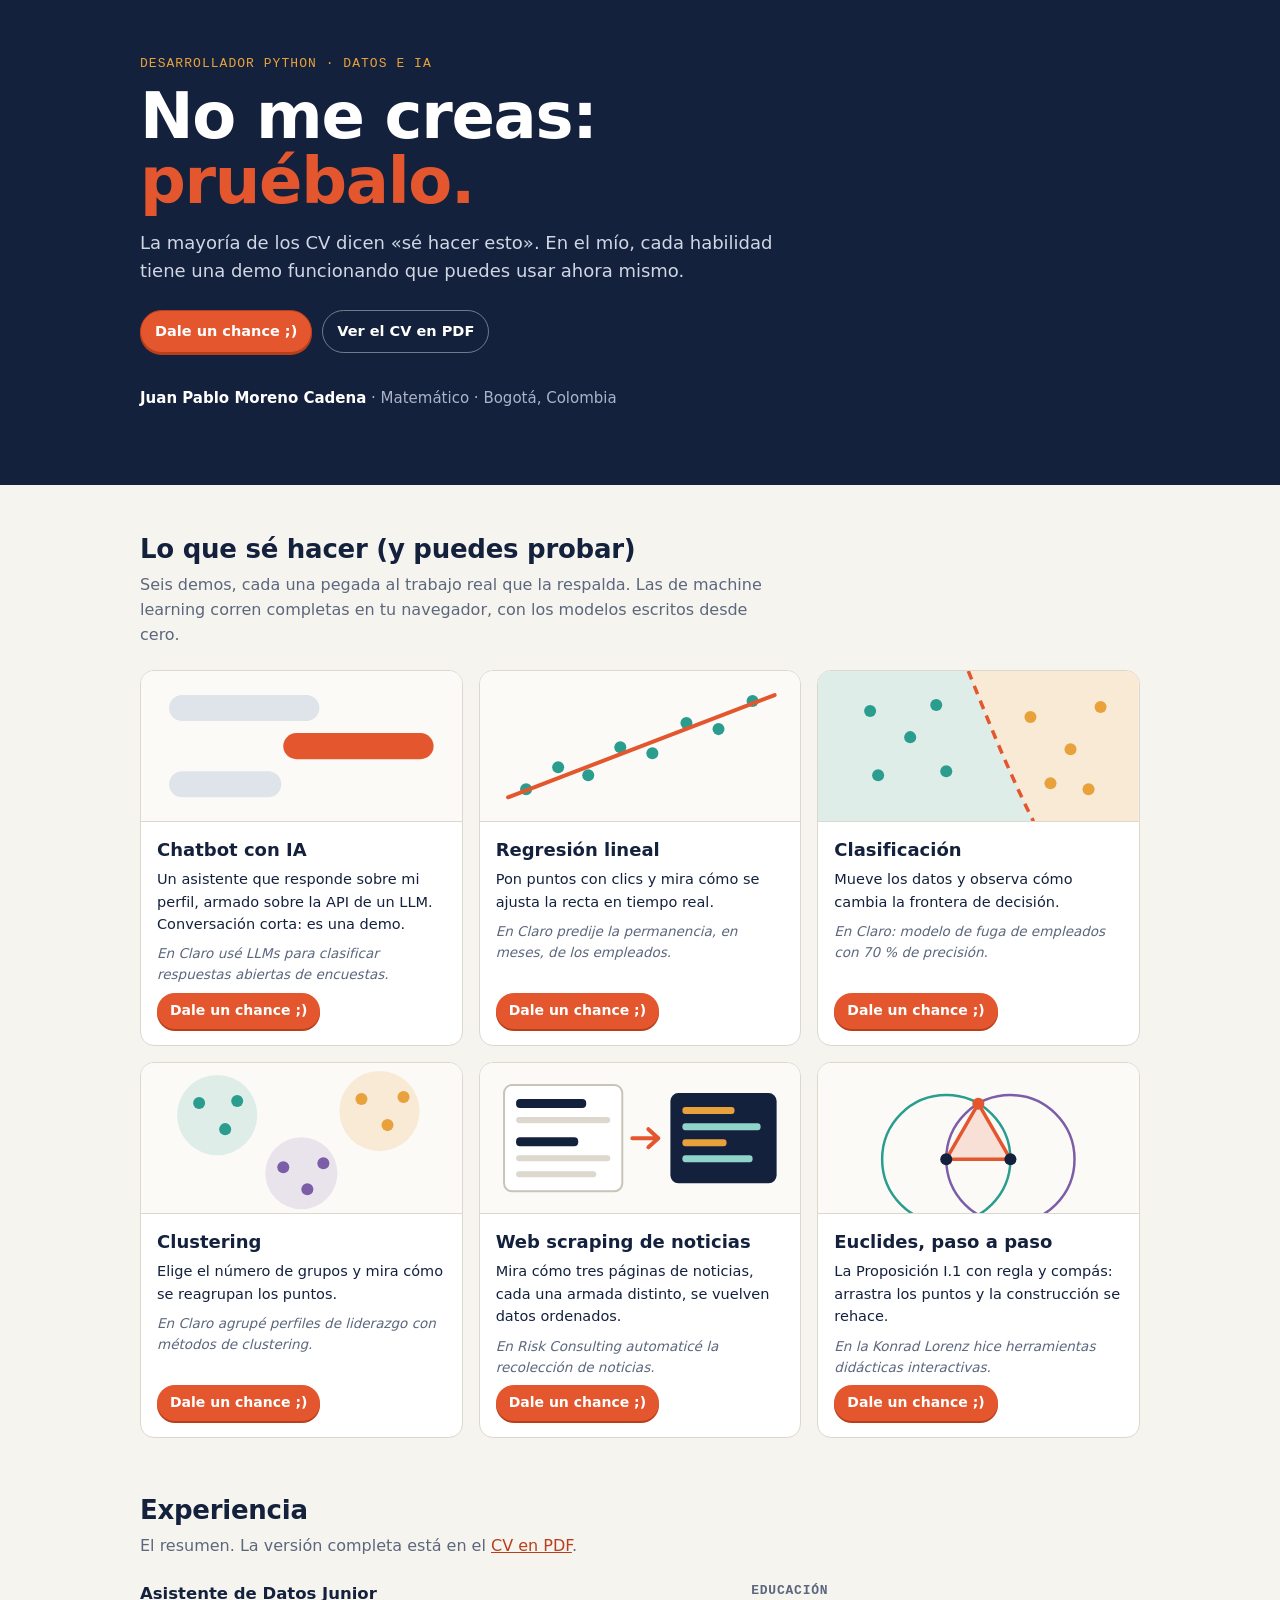
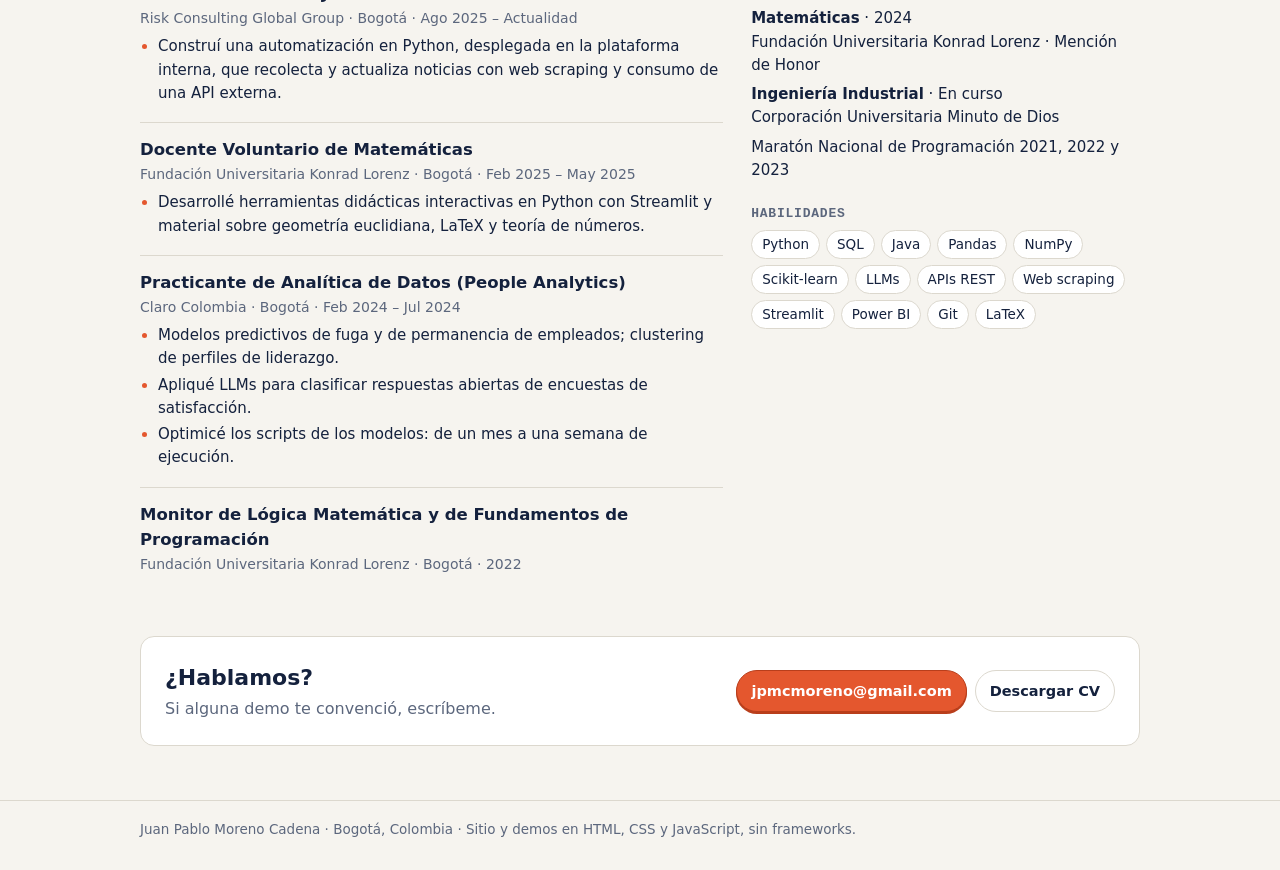
<file: index.html>
<!DOCTYPE html>
<html lang="es">
<head>
<meta charset="utf-8">
<meta name="viewport" content="width=device-width, initial-scale=1">
<title>Juan Pablo Moreno Cadena · CV con demos en vivo</title>
<meta name="description" content="Desarrollador Python, datos e IA. Un CV donde cada habilidad se puede probar: chatbot, regresión, clasificación, clustering, scraping y geometría interactiva.">
<link rel="icon" href="data:image/svg+xml,%3Csvg xmlns='http://www.w3.org/2000/svg' viewBox='0 0 32 32'%3E%3Crect width='32' height='32' rx='7' fill='%2314213d'/%3E%3Cpath d='M12 9l11 7-11 7z' fill='%23e4572e'/%3E%3C/svg%3E">
<link rel="stylesheet" href="assets/style.css">
<style>
  .hero { background: var(--ink); color: #fff; padding: 54px 0 60px; }
  .hero .rol { font-family: var(--mono); font-size: 13px; letter-spacing: 0.08em; text-transform: uppercase; color: var(--amber); }
  .hero h1 { margin: 10px 0 6px; font-size: clamp(34px, 6.4vw, 64px); line-height: 1.02; letter-spacing: -0.02em; }
  .hero h1 em { font-style: normal; color: var(--accent); }
  .hero p.sub { margin: 14px 0 0; max-width: 56ch; font-size: 18px; color: #cfd6e4; }
  .hero .acciones { display: flex; flex-wrap: wrap; gap: 10px; margin-top: 26px; }
  .hero .btn.claro { background: transparent; color: #fff; border-color: rgba(255,255,255,0.4); }
  .hero .btn.claro:hover { border-color: #fff; }
  .hero .nombre { margin-top: 34px; font-size: 15px; color: #aab4c8; }
  .hero .nombre b { color: #fff; }

  section.bloque { padding: 44px 0 8px; }
  section.bloque > .wrap > h2 { margin: 0 0 4px; font-size: 26px; letter-spacing: -0.01em; }
  section.bloque > .wrap > p.lead { margin: 0 0 22px; color: var(--soft); max-width: 64ch; }

  .demos { display: grid; grid-template-columns: repeat(3, minmax(0, 1fr)); gap: 16px; }
  @media (max-width: 900px) { .demos { grid-template-columns: repeat(2, minmax(0, 1fr)); } }
  @media (max-width: 580px) { .demos { grid-template-columns: minmax(0, 1fr); } }
  .demo {
    display: flex; flex-direction: column;
    background: #fff; border: 1px solid var(--line); border-radius: 14px; overflow: hidden;
    text-decoration: none; color: inherit;
    transition: transform 0.15s ease, box-shadow 0.15s ease, border-color 0.15s ease;
  }
  .demo:hover { transform: translateY(-3px); border-color: var(--ink); box-shadow: 0 10px 24px rgba(20, 33, 61, 0.1); }
  .demo:focus-visible { outline: 3px solid rgba(228, 87, 46, 0.5); outline-offset: 2px; }
  .demo svg { display: block; width: 100%; height: auto; background: #fbfaf7; border-bottom: 1px solid var(--line); }
  .demo .txt { padding: 14px 16px 16px; display: flex; flex-direction: column; flex: 1; }
  .demo h3 { margin: 0 0 4px; font-size: 18px; }
  .demo p { margin: 0 0 8px; font-size: 14.5px; }
  .demo p.resp { color: var(--soft); font-size: 13.5px; font-style: italic; }
  .demo .chance {
    margin-top: auto; align-self: flex-start;
    background: var(--accent); color: #fff; font-weight: 700; font-size: 14px;
    padding: 7px 13px; border-radius: 999px; box-shadow: 0 2px 0 var(--accent-dark);
  }
  @media (prefers-reduced-motion: reduce) { .demo { transition: none; } .demo:hover { transform: none; } }

  .cols { display: grid; grid-template-columns: minmax(0, 1.5fr) minmax(0, 1fr); gap: 28px; }
  @media (max-width: 820px) { .cols { grid-template-columns: minmax(0, 1fr); } }
  .cargo { padding: 14px 0; border-top: 1px solid var(--line); }
  .cargo:first-of-type { border-top: 0; padding-top: 0; }
  .cargo h3 { margin: 0; font-size: 16.5px; }
  .cargo .donde { font-size: 14px; color: var(--soft); margin: 1px 0 6px; }
  .cargo ul { margin: 0; padding-left: 18px; font-size: 15px; }
  .cargo li { margin-bottom: 3px; }
  .cargo li::marker { color: var(--accent); }
  .lado h3 { margin: 0 0 6px; font-size: 13px; font-family: var(--mono); letter-spacing: 0.06em; text-transform: uppercase; color: var(--soft); }
  .lado h3:not(:first-child) { margin-top: 22px; }
  .lado p { margin: 0 0 6px; font-size: 15px; }
  .chips { display: flex; flex-wrap: wrap; gap: 6px; }
  .chips span { background: #fff; border: 1px solid var(--line); border-radius: 999px; padding: 3px 10px; font-size: 13.5px; }

  .contacto { background: #fff; border: 1px solid var(--line); border-radius: 14px; padding: 24px; margin: 40px 0 46px; display: flex; flex-wrap: wrap; gap: 14px; align-items: center; justify-content: space-between; }
  .contacto h2 { margin: 0 0 2px; font-size: 22px; }
  .contacto p { margin: 0; color: var(--soft); }
</style>
</head>
<body>

<header class="hero">
  <div class="wrap">
    <div class="rol">Desarrollador Python · Datos e IA</div>
    <h1>No me creas:<br><em>pruébalo.</em></h1>
    <p class="sub">La mayoría de los CV dicen «sé hacer esto». En el mío, cada habilidad tiene una demo funcionando que puedes usar ahora mismo.</p>
    <div class="acciones">
      <a class="btn primary" href="#demos">Dale un chance ;)</a>
      <a class="btn claro" href="cv/CV_Juan_Pablo_Moreno.pdf">Ver el CV en PDF</a>
    </div>
    <p class="nombre"><b>Juan Pablo Moreno Cadena</b> · Matemático · Bogotá, Colombia</p>
  </div>
</header>

<section class="bloque" id="demos">
  <div class="wrap">
    <h2>Lo que sé hacer (y puedes probar)</h2>
    <p class="lead">Seis demos, cada una pegada al trabajo real que la respalda. Las de machine learning corren completas en tu navegador, con los modelos escritos desde cero.</p>

    <div class="demos">
      <a class="demo" href="demos/chat/">
        <svg viewBox="0 0 320 150" aria-hidden="true">
          <rect x="28" y="24" width="150" height="26" rx="13" fill="#dfe3ea"/>
          <rect x="142" y="62" width="150" height="26" rx="13" fill="#e4572e"/>
          <rect x="28" y="100" width="112" height="26" rx="13" fill="#dfe3ea"/>
        </svg>
        <div class="txt">
          <h3>Chatbot con IA</h3>
          <p>Un asistente que responde sobre mi perfil, armado sobre la API de un LLM. Conversación corta: es una demo.</p>
          <p class="resp">En Claro usé LLMs para clasificar respuestas abiertas de encuestas.</p>
          <span class="chance">Dale un chance ;)</span>
        </div>
      </a>

      <a class="demo" href="demos/regresion/">
        <svg viewBox="0 0 320 150" aria-hidden="true">
          <g fill="#2a9d8f"><circle cx="46" cy="118" r="6"/><circle cx="78" cy="96" r="6"/><circle cx="108" cy="104" r="6"/><circle cx="140" cy="76" r="6"/><circle cx="172" cy="82" r="6"/><circle cx="206" cy="52" r="6"/><circle cx="238" cy="58" r="6"/><circle cx="272" cy="30" r="6"/></g>
          <line x1="28" y1="126" x2="294" y2="24" stroke="#e4572e" stroke-width="4" stroke-linecap="round"/>
        </svg>
        <div class="txt">
          <h3>Regresión lineal</h3>
          <p>Pon puntos con clics y mira cómo se ajusta la recta en tiempo real.</p>
          <p class="resp">En Claro predije la permanencia, en meses, de los empleados.</p>
          <span class="chance">Dale un chance ;)</span>
        </div>
      </a>

      <a class="demo" href="demos/clasificador/">
        <svg viewBox="0 0 320 150" aria-hidden="true">
          <path d="M0 0H150C170 50 190 100 215 150H0Z" fill="#2a9d8f" opacity="0.14"/>
          <path d="M150 0H320V150H215C190 100 170 50 150 0Z" fill="#e9a23b" opacity="0.18"/>
          <path d="M150 0C170 50 190 100 215 150" fill="none" stroke="#e4572e" stroke-width="3.5" stroke-dasharray="9 7"/>
          <g fill="#2a9d8f"><circle cx="52" cy="40" r="6"/><circle cx="92" cy="66" r="6"/><circle cx="60" cy="104" r="6"/><circle cx="118" cy="34" r="6"/><circle cx="128" cy="100" r="6"/></g>
          <g fill="#e9a23b"><circle cx="212" cy="46" r="6"/><circle cx="252" cy="78" r="6"/><circle cx="282" cy="36" r="6"/><circle cx="270" cy="118" r="6"/><circle cx="232" cy="112" r="6"/></g>
        </svg>
        <div class="txt">
          <h3>Clasificación</h3>
          <p>Mueve los datos y observa cómo cambia la frontera de decisión.</p>
          <p class="resp">En Claro: modelo de fuga de empleados con 70&nbsp;% de precisión.</p>
          <span class="chance">Dale un chance ;)</span>
        </div>
      </a>

      <a class="demo" href="demos/clusters/">
        <svg viewBox="0 0 320 150" aria-hidden="true">
          <circle cx="76" cy="52" r="40" fill="#2a9d8f" opacity="0.14"/>
          <circle cx="238" cy="48" r="40" fill="#e9a23b" opacity="0.18"/>
          <circle cx="160" cy="110" r="36" fill="#7b5ea7" opacity="0.14"/>
          <g fill="#2a9d8f"><circle cx="58" cy="40" r="6"/><circle cx="84" cy="66" r="6"/><circle cx="96" cy="38" r="6"/></g>
          <g fill="#e9a23b"><circle cx="220" cy="36" r="6"/><circle cx="246" cy="62" r="6"/><circle cx="262" cy="34" r="6"/></g>
          <g fill="#7b5ea7"><circle cx="142" cy="104" r="6"/><circle cx="166" cy="126" r="6"/><circle cx="182" cy="100" r="6"/></g>
        </svg>
        <div class="txt">
          <h3>Clustering</h3>
          <p>Elige el número de grupos y mira cómo se reagrupan los puntos.</p>
          <p class="resp">En Claro agrupé perfiles de liderazgo con métodos de clustering.</p>
          <span class="chance">Dale un chance ;)</span>
        </div>
      </a>

      <a class="demo" href="demos/scraping/">
        <svg viewBox="0 0 320 150" aria-hidden="true">
          <rect x="24" y="22" width="118" height="106" rx="8" fill="#fff" stroke="#c9c4b8" stroke-width="2"/>
          <rect x="36" y="36" width="70" height="9" rx="4" fill="#14213d"/>
          <rect x="36" y="54" width="94" height="6" rx="3" fill="#dcd8ce"/>
          <rect x="36" y="74" width="62" height="9" rx="4" fill="#14213d"/>
          <rect x="36" y="92" width="94" height="6" rx="3" fill="#dcd8ce"/>
          <rect x="36" y="108" width="80" height="6" rx="3" fill="#dcd8ce"/>
          <path d="M152 75H176M168 66L178 75L168 84" fill="none" stroke="#e4572e" stroke-width="4" stroke-linecap="round" stroke-linejoin="round"/>
          <rect x="190" y="30" width="106" height="90" rx="8" fill="#14213d"/>
          <rect x="202" y="44" width="52" height="7" rx="3" fill="#e9a23b"/>
          <rect x="202" y="60" width="78" height="7" rx="3" fill="#8fd3c9"/>
          <rect x="202" y="76" width="44" height="7" rx="3" fill="#e9a23b"/>
          <rect x="202" y="92" width="70" height="7" rx="3" fill="#8fd3c9"/>
        </svg>
        <div class="txt">
          <h3>Web scraping de noticias</h3>
          <p>Mira cómo tres páginas de noticias, cada una armada distinto, se vuelven datos ordenados.</p>
          <p class="resp">En Risk Consulting automaticé la recolección de noticias.</p>
          <span class="chance">Dale un chance ;)</span>
        </div>
      </a>

      <a class="demo" href="demos/euclides/">
        <svg viewBox="0 0 320 150" aria-hidden="true">
          <circle cx="128" cy="96" r="64" fill="none" stroke="#2a9d8f" stroke-width="2.5"/>
          <circle cx="192" cy="96" r="64" fill="none" stroke="#7b5ea7" stroke-width="2.5"/>
          <path d="M128 96L160 40.6L192 96Z" fill="#e4572e" fill-opacity="0.16" stroke="#e4572e" stroke-width="3.5" stroke-linejoin="round"/>
          <g fill="#14213d"><circle cx="128" cy="96" r="6"/><circle cx="192" cy="96" r="6"/></g>
          <circle cx="160" cy="40.6" r="6" fill="#e4572e"/>
        </svg>
        <div class="txt">
          <h3>Euclides, paso a paso</h3>
          <p>La Proposición I.1 con regla y compás: arrastra los puntos y la construcción se rehace.</p>
          <p class="resp">En la Konrad Lorenz hice herramientas didácticas interactivas.</p>
          <span class="chance">Dale un chance ;)</span>
        </div>
      </a>
    </div>
  </div>
</section>

<section class="bloque" id="experiencia">
  <div class="wrap">
    <h2>Experiencia</h2>
    <p class="lead">El resumen. La versión completa está en el <a href="cv/CV_Juan_Pablo_Moreno.pdf">CV en PDF</a>.</p>

    <div class="cols">
      <div>
        <div class="cargo">
          <h3>Asistente de Datos Junior</h3>
          <div class="donde">Risk Consulting Global Group · Bogotá · Ago 2025 – Actualidad</div>
          <ul>
            <li>Construí una automatización en Python, desplegada en la plataforma interna, que recolecta y actualiza noticias con web scraping y consumo de una API externa.</li>
          </ul>
        </div>
        <div class="cargo">
          <h3>Docente Voluntario de Matemáticas</h3>
          <div class="donde">Fundación Universitaria Konrad Lorenz · Bogotá · Feb 2025 – May 2025</div>
          <ul>
            <li>Desarrollé herramientas didácticas interactivas en Python con Streamlit y material sobre geometría euclidiana, LaTeX y teoría de números.</li>
          </ul>
        </div>
        <div class="cargo">
          <h3>Practicante de Analítica de Datos (People Analytics)</h3>
          <div class="donde">Claro Colombia · Bogotá · Feb 2024 – Jul 2024</div>
          <ul>
            <li>Modelos predictivos de fuga y de permanencia de empleados; clustering de perfiles de liderazgo.</li>
            <li>Apliqué LLMs para clasificar respuestas abiertas de encuestas de satisfacción.</li>
            <li>Optimicé los scripts de los modelos: de un mes a una semana de ejecución.</li>
          </ul>
        </div>
        <div class="cargo">
          <h3>Monitor de Lógica Matemática y de Fundamentos de Programación</h3>
          <div class="donde">Fundación Universitaria Konrad Lorenz · Bogotá · 2022</div>
        </div>
      </div>

      <div class="lado">
        <h3>Educación</h3>
        <p><b>Matemáticas</b> · 2024<br>Fundación Universitaria Konrad Lorenz · Mención de Honor</p>
        <p><b>Ingeniería Industrial</b> · En curso<br>Corporación Universitaria Minuto de Dios</p>
        <p>Maratón Nacional de Programación 2021, 2022 y 2023</p>

        <h3>Habilidades</h3>
        <div class="chips">
          <span>Python</span><span>SQL</span><span>Java</span><span>Pandas</span><span>NumPy</span><span>Scikit-learn</span><span>LLMs</span><span>APIs REST</span><span>Web scraping</span><span>Streamlit</span><span>Power BI</span><span>Git</span><span>LaTeX</span>
        </div>
      </div>
    </div>

    <div class="contacto">
      <div>
        <h2>¿Hablamos?</h2>
        <p>Si alguna demo te convenció, escríbeme.</p>
      </div>
      <div class="btn-row">
        <a class="btn primary" href="mailto:jpmcmoreno@gmail.com">jpmcmoreno@gmail.com</a>
        <a class="btn" href="cv/CV_Juan_Pablo_Moreno.pdf">Descargar CV</a>
      </div>
    </div>
  </div>
</section>

<footer class="site"><div class="wrap">Juan Pablo Moreno Cadena · Bogotá, Colombia · Sitio y demos en HTML, CSS y JavaScript, sin frameworks.</div></footer>

</body>
</html>
</file>
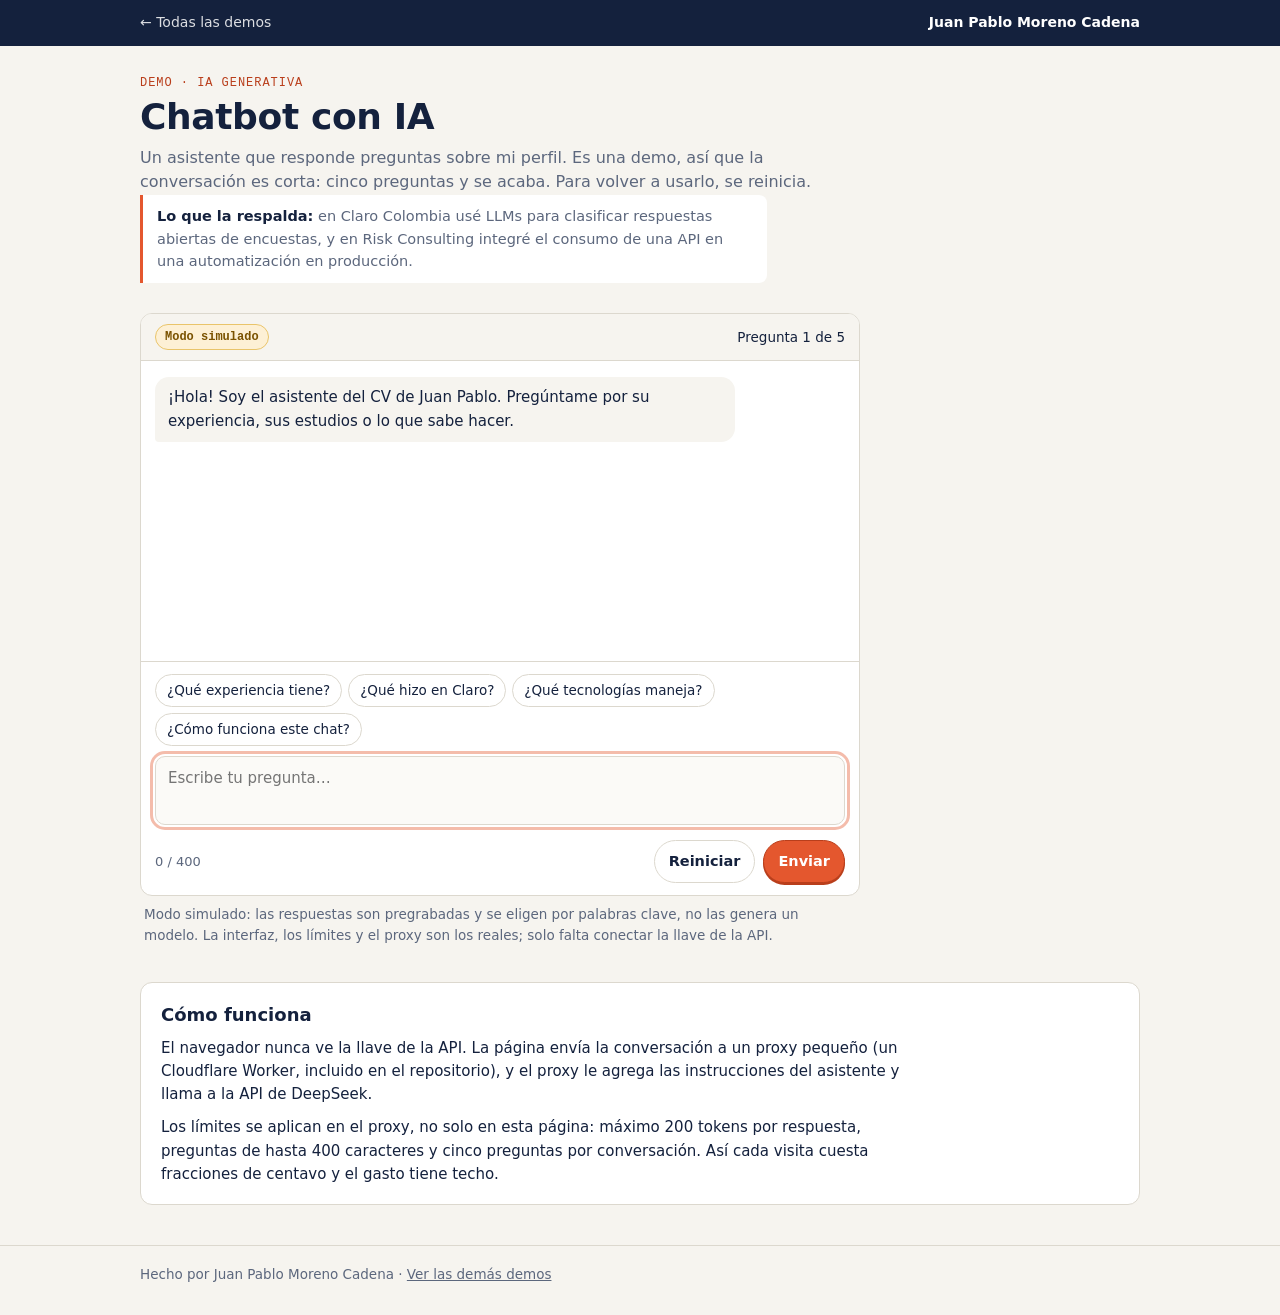
<file: demos/chat/index.html>
<!DOCTYPE html>
<html lang="es">
<head>
<meta charset="utf-8">
<meta name="viewport" content="width=device-width, initial-scale=1">
<title>Chatbot con IA · Demo de Juan Pablo Moreno</title>
<meta name="description" content="Un chatbot corto que responde preguntas sobre el perfil de Juan Pablo, construido sobre la API de un LLM.">
<link rel="icon" href="data:image/svg+xml,%3Csvg xmlns='http://www.w3.org/2000/svg' viewBox='0 0 32 32'%3E%3Crect width='32' height='32' rx='7' fill='%2314213d'/%3E%3Cpath d='M12 9l11 7-11 7z' fill='%23e4572e'/%3E%3C/svg%3E">
<link rel="stylesheet" href="../../assets/style.css">
<style>
  .chat-wrap { max-width: 720px; margin: 22px 0 36px; }
  .chat {
    background: #fff; border: 1px solid var(--line); border-radius: 12px; overflow: hidden;
    display: flex; flex-direction: column;
  }
  .chat-top {
    display: flex; justify-content: space-between; align-items: center; gap: 10px; flex-wrap: wrap;
    padding: 10px 14px; border-bottom: 1px solid var(--line); background: var(--paper);
    font-size: 13.5px;
  }
  .modo { font-family: var(--mono); font-size: 12px; padding: 3px 9px; border-radius: 999px; font-weight: 600; }
  .modo.sim { background: #fdf0d5; color: #7a5200; border: 1px solid #e9c46a; }
  .modo.real { background: #dff3ef; color: #1c6b61; border: 1px solid #2a9d8f; }
  .mensajes { padding: 16px 14px; min-height: 300px; max-height: 52vh; overflow-y: auto; display: flex; flex-direction: column; gap: 10px; }
  .msg { max-width: 84%; padding: 9px 13px; border-radius: 14px; font-size: 15px; white-space: pre-wrap; overflow-wrap: anywhere; }
  .msg.bot { align-self: flex-start; background: var(--paper); border-bottom-left-radius: 4px; }
  .msg.yo { align-self: flex-end; background: var(--ink); color: #fff; border-bottom-right-radius: 4px; }
  .msg.error { align-self: center; background: #fdeee9; color: var(--accent-dark); font-size: 14px; }
  .msg.fin { align-self: center; background: none; color: var(--soft); font-size: 14px; text-align: center; }
  .entrada { border-top: 1px solid var(--line); padding: 12px 14px; }
  .entrada textarea {
    width: 100%; resize: none; border: 1px solid var(--line); border-radius: 10px; padding: 10px 12px;
    font: inherit; font-size: 15px; color: var(--ink); background: #fbfaf7;
  }
  .entrada-pie { display: flex; justify-content: space-between; align-items: center; gap: 10px; margin-top: 8px; flex-wrap: wrap; }
  .entrada-pie small { color: var(--soft); font-size: 13px; }
  .sugerencias { display: flex; flex-wrap: wrap; gap: 6px; margin: 0 0 10px; }
  .sugerencias button {
    border: 1px solid var(--line); background: #fff; border-radius: 999px; padding: 5px 11px;
    font: inherit; font-size: 13.5px; color: var(--ink); cursor: pointer;
  }
  .sugerencias button:hover { border-color: var(--ink); }
</style>
</head>
<body>
<div class="topbar"><div class="wrap">
  <a href="../../">&larr; Todas las demos</a>
  <a class="who" href="../../">Juan Pablo Moreno Cadena</a>
</div></div>

<main class="wrap">
  <header class="demo-head">
    <div class="kicker">Demo · IA generativa</div>
    <h1>Chatbot con IA</h1>
    <p>Un asistente que responde preguntas sobre mi perfil. Es una demo, así que la conversación es corta: cinco preguntas y se acaba. Para volver a usarlo, se reinicia.</p>
    <p class="respaldo"><b>Lo que la respalda:</b> en Claro Colombia usé LLMs para clasificar respuestas abiertas de encuestas, y en Risk Consulting integré el consumo de una API en una automatización en producción.</p>
  </header>

  <div class="chat-wrap">
    <div class="chat">
      <div class="chat-top">
        <span id="modo" class="modo sim">Modo simulado</span>
        <span id="contador">Pregunta 1 de 5</span>
      </div>
      <div class="mensajes" id="mensajes" aria-live="polite"></div>
      <div class="entrada">
        <div class="sugerencias" id="sugerencias">
          <button type="button">¿Qué experiencia tiene?</button>
          <button type="button">¿Qué hizo en Claro?</button>
          <button type="button">¿Qué tecnologías maneja?</button>
          <button type="button">¿Cómo funciona este chat?</button>
        </div>
        <form id="form">
          <textarea id="texto" rows="2" placeholder="Escribe tu pregunta…" aria-label="Tu pregunta"></textarea>
          <div class="entrada-pie">
            <small id="largo">0 / 400</small>
            <div class="btn-row">
              <button type="button" class="btn" id="reiniciar">Reiniciar</button>
              <button type="submit" class="btn primary" id="enviar">Enviar</button>
            </div>
          </div>
        </form>
      </div>
    </div>
    <p class="hint" id="notaModo"></p>
  </div>

  <section class="how">
    <h2>Cómo funciona</h2>
    <p>El navegador nunca ve la llave de la API. La página envía la conversación a un proxy pequeño (un Cloudflare Worker, incluido en el repositorio), y el proxy le agrega las instrucciones del asistente y llama a la API de DeepSeek.</p>
    <p>Los límites se aplican en el proxy, no solo en esta página: máximo 200 tokens por respuesta, preguntas de hasta 400 caracteres y cinco preguntas por conversación. Así cada visita cuesta fracciones de centavo y el gasto tiene techo.</p>
  </section>
</main>

<footer class="site"><div class="wrap">Hecho por Juan Pablo Moreno Cadena · <a href="../../">Ver las demás demos</a></div></footer>

<script src="config.js"></script>
<script src="simulado.js"></script>
<script>
const $ = (id) => document.getElementById(id);
const LIM = window.CHAT_LIMITES;
const API = (window.CHAT_API_URL || "").trim();
const SIMULADO = API === "";
const SALUDO = "¡Hola! Soy el asistente del CV de Juan Pablo. Pregúntame por su experiencia, sus estudios o lo que sabe hacer.";

let historial = [];   // [{ role: "user" | "assistant", content }]
let ocupado = false;

function preguntasHechas() { return historial.filter((m) => m.role === "user").length; }
function terminado() { return preguntasHechas() >= LIM.preguntas && !ocupado; }

function burbuja(clase, texto) {
  const d = document.createElement("div");
  d.className = "msg " + clase;
  d.textContent = texto;
  $("mensajes").appendChild(d);
  $("mensajes").scrollTop = $("mensajes").scrollHeight;
  return d;
}

function refrescar() {
  const hechas = preguntasHechas();
  const fin = terminado();
  $("contador").textContent = fin
    ? "Demo terminada"
    : `Pregunta ${Math.min(hechas + 1, LIM.preguntas)} de ${LIM.preguntas}`;
  $("texto").disabled = fin || ocupado;
  $("enviar").disabled = fin || ocupado;
  $("sugerencias").hidden = fin || hechas > 0;
  $("largo").textContent = `${$("texto").value.length} / ${LIM.caracteres}`;
}

function reiniciar() {
  historial = [];
  ocupado = false;
  $("mensajes").replaceChildren();
  $("texto").value = "";
  burbuja("bot", SALUDO);
  refrescar();
  $("texto").focus({ preventScroll: true });
}

// Recorta la pregunta a los límites de la demo: caracteres y número de líneas.
function recortar(t) {
  return t.split("\n").slice(0, LIM.lineas).join("\n").slice(0, LIM.caracteres).trim();
}

async function pedirRespuesta() {
  if (SIMULADO) {
    await new Promise((r) => setTimeout(r, 450 + Math.random() * 500));
    return respuestaSimulada(historial[historial.length - 1].content);
  }
  const r = await fetch(API, {
    method: "POST",
    headers: { "Content-Type": "application/json" },
    body: JSON.stringify({ messages: historial }),
  });
  const datos = await r.json().catch(() => ({}));
  if (!r.ok || typeof datos.reply !== "string" || !datos.reply.trim()) {
    throw new Error(datos.error || "El servicio no respondió.");
  }
  return datos.reply.trim();
}

async function enviar(textoCrudo) {
  const texto = recortar(textoCrudo);
  if (!texto || ocupado || terminado()) return;
  historial.push({ role: "user", content: texto });
  burbuja("yo", texto);
  $("texto").value = "";
  ocupado = true;
  refrescar();
  const espera = burbuja("bot", "Escribiendo…");
  try {
    const respuesta = await pedirRespuesta();
    espera.textContent = respuesta;
    historial.push({ role: "assistant", content: respuesta });
  } catch (e) {
    // Si falla, la pregunta no cuenta: se quita del historial para poder reintentar.
    espera.remove();
    historial.pop();
    burbuja("error", "No se pudo obtener respuesta. Intenta de nuevo en un momento.");
  }
  ocupado = false;
  refrescar();
  if (terminado()) {
    burbuja("fin", "Hasta aquí llega la demo. Pulsa «Reiniciar» para empezar otra conversación.");
  } else {
    $("texto").focus({ preventScroll: true });
  }
}

$("form").addEventListener("submit", (e) => { e.preventDefault(); enviar($("texto").value); });
$("texto").addEventListener("keydown", (e) => {
  if (e.key === "Enter" && !e.shiftKey) { e.preventDefault(); enviar($("texto").value); }
});
$("texto").addEventListener("input", () => {
  const t = $("texto");
  const lineas = t.value.split("\n");
  if (lineas.length > LIM.lineas) t.value = lineas.slice(0, LIM.lineas).join("\n");
  if (t.value.length > LIM.caracteres) t.value = t.value.slice(0, LIM.caracteres);
  refrescar();
});
$("reiniciar").addEventListener("click", reiniciar);
$("sugerencias").addEventListener("click", (e) => {
  if (e.target.tagName === "BUTTON") enviar(e.target.textContent);
});

$("modo").textContent = SIMULADO ? "Modo simulado" : "En vivo · DeepSeek";
$("modo").className = "modo " + (SIMULADO ? "sim" : "real");
$("notaModo").textContent = SIMULADO
  ? "Modo simulado: las respuestas son pregrabadas y se eligen por palabras clave, no las genera un modelo. La interfaz, los límites y el proxy son los reales; solo falta conectar la llave de la API."
  : "Respuestas generadas por un modelo de DeepSeek. Pueden contener errores: para datos exactos, mira el CV.";

reiniciar();
</script>
</body>
</html>
</file>
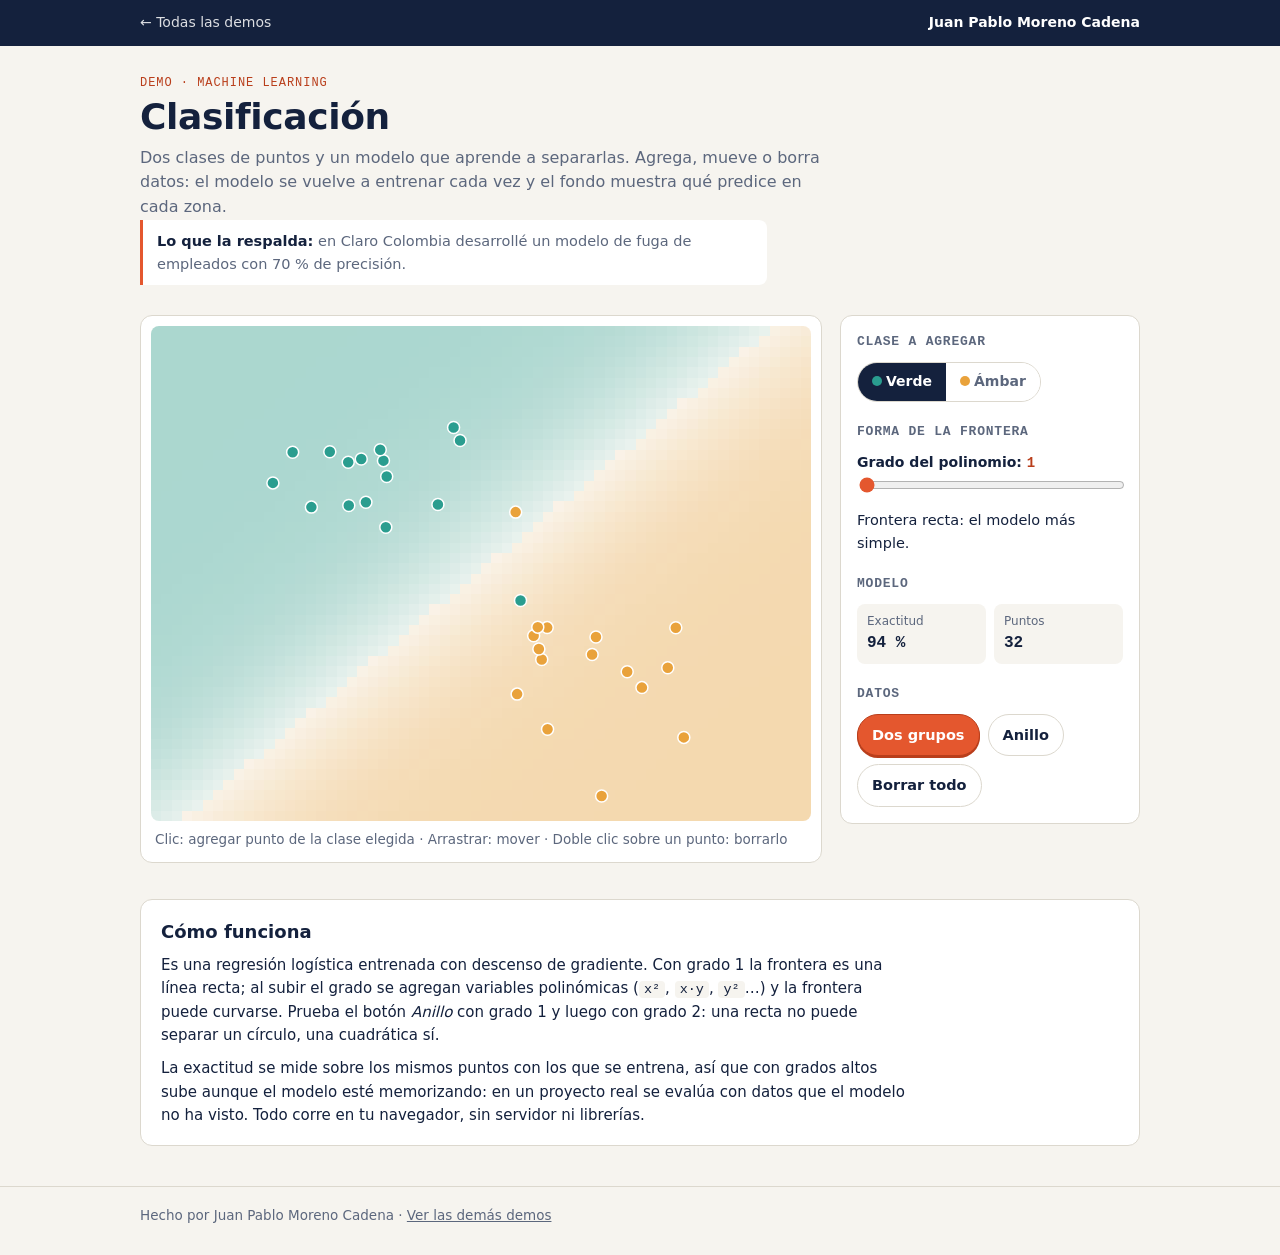
<file: demos/clasificador/index.html>
<!DOCTYPE html>
<html lang="es">
<head>
<meta charset="utf-8">
<meta name="viewport" content="width=device-width, initial-scale=1">
<title>Clasificador · Demo de Juan Pablo Moreno</title>
<meta name="description" content="Mueve los datos y observa cómo cambia la frontera de decisión de una regresión logística entrenada en tu navegador.">
<link rel="icon" href="data:image/svg+xml,%3Csvg xmlns='http://www.w3.org/2000/svg' viewBox='0 0 32 32'%3E%3Crect width='32' height='32' rx='7' fill='%2314213d'/%3E%3Cpath d='M12 9l11 7-11 7z' fill='%23e4572e'/%3E%3C/svg%3E">
<link rel="stylesheet" href="../../assets/style.css">
</head>
<body>
<div class="topbar"><div class="wrap">
  <a href="../../">&larr; Todas las demos</a>
  <a class="who" href="../../">Juan Pablo Moreno Cadena</a>
</div></div>

<main class="wrap">
  <header class="demo-head">
    <div class="kicker">Demo · Machine learning</div>
    <h1>Clasificación</h1>
    <p>Dos clases de puntos y un modelo que aprende a separarlas. Agrega, mueve o borra datos: el modelo se vuelve a entrenar cada vez y el fondo muestra qué predice en cada zona.</p>
    <p class="respaldo"><b>Lo que la respalda:</b> en Claro Colombia desarrollé un modelo de fuga de empleados con 70&nbsp;% de precisión.</p>
  </header>

  <section class="stage">
    <div class="board">
      <canvas class="lienzo" id="lienzo" aria-label="Plano con los puntos de las dos clases y las zonas que predice el modelo"></canvas>
      <p class="hint">Clic: agregar punto de la clase elegida · Arrastrar: mover · Doble clic sobre un punto: borrarlo</p>
    </div>

    <aside class="panel">
      <h2>Clase a agregar</h2>
      <div class="seg" role="group" aria-label="Clase a agregar">
        <button id="claseA" aria-pressed="true"><span class="dot" style="background:#2a9d8f"></span>Verde</button>
        <button id="claseB" aria-pressed="false"><span class="dot" style="background:#e9a23b"></span>Ámbar</button>
      </div>

      <h2>Forma de la frontera</h2>
      <label class="field">Grado del polinomio: <span class="val" id="gradoVal">1</span>
        <input type="range" id="grado" min="1" max="4" step="1" value="1">
      </label>
      <p id="gradoTexto"></p>

      <h2>Modelo</h2>
      <div class="stats">
        <div class="stat"><div class="k">Exactitud</div><div class="v" id="exactitud">—</div></div>
        <div class="stat"><div class="k">Puntos</div><div class="v" id="n">0</div></div>
      </div>

      <h2>Datos</h2>
      <div class="btn-row">
        <button class="btn primary" id="blobs">Dos grupos</button>
        <button class="btn" id="anillo">Anillo</button>
        <button class="btn" id="borrar">Borrar todo</button>
      </div>
    </aside>
  </section>

  <section class="how">
    <h2>Cómo funciona</h2>
    <p>Es una regresión logística entrenada con descenso de gradiente. Con grado 1 la frontera es una línea recta; al subir el grado se agregan variables polinómicas (<code>x²</code>, <code>x·y</code>, <code>y²</code>…) y la frontera puede curvarse. Prueba el botón <em>Anillo</em> con grado 1 y luego con grado 2: una recta no puede separar un círculo, una cuadrática sí.</p>
    <p>La exactitud se mide sobre los mismos puntos con los que se entrena, así que con grados altos sube aunque el modelo esté memorizando: en un proyecto real se evalúa con datos que el modelo no ha visto. Todo corre en tu navegador, sin servidor ni librerías.</p>
  </section>
</main>

<footer class="site"><div class="wrap">Hecho por Juan Pablo Moreno Cadena · <a href="../../">Ver las demás demos</a></div></footer>

<script src="../../assets/lienzo.js"></script>
<script src="../../assets/modelos.js"></script>
<script>
let puntos = [];
let claseActual = 0;
let grado = 1;
let pesos = null;
let arrastrando = -1;

const $ = (id) => document.getElementById(id);
const COLOR_CLASE = [COLORES.teal, COLORES.amber];
const RGB_CLASE = [[42, 157, 143], [233, 162, 59]];
const TEXTO_GRADO = {
  1: "Frontera recta: el modelo más simple.",
  2: "Curvas suaves: círculos, elipses, parábolas.",
  3: "Fronteras con más de una curva.",
  4: "Muy flexible: se adapta a casi todo, también al ruido.",
};

const lienzo = crearLienzo($("lienzo"), dibujar);

function hayDosClases() {
  return puntos.some((p) => p.c === 0) && puntos.some((p) => p.c === 1);
}

function entrenar() {
  pesos = hayDosClases() ? entrenarLogistica(puntos, grado) : null;
}

function dibujar(ctx, w, h) {
  if (pesos) {
    // Mapa de probabilidad: cada celda toma el color de la clase que predice,
    // más intenso cuanto más seguro está el modelo.
    const nx = 64, ny = 48;
    for (let i = 0; i < nx; i++) {
      for (let j = 0; j < ny; j++) {
        const p = probabilidad(pesos, (i + 0.5) / nx, 1 - (j + 0.5) / ny, grado);
        const cls = p >= 0.5 ? 1 : 0;
        const seguridad = Math.abs(p - 0.5) * 2;
        const [r, g, b] = RGB_CLASE[cls];
        ctx.fillStyle = `rgba(${r},${g},${b},${0.08 + 0.3 * seguridad})`;
        // Bordes enteros y contiguos: sin huecos ni celdas montadas.
        const x0 = Math.round((i * w) / nx), x1 = Math.round(((i + 1) * w) / nx);
        const y0 = Math.round((j * h) / ny), y1 = Math.round(((j + 1) * h) / ny);
        ctx.fillRect(x0, y0, x1 - x0, y1 - y0);
      }
    }
  } else {
    cuadricula(ctx, w, h);
    ctx.fillStyle = COLORES.soft;
    ctx.font = "15px system-ui, sans-serif";
    ctx.textAlign = "center";
    ctx.fillText("Pon al menos un punto de cada clase", w / 2, h / 2);
  }

  for (const p of puntos) punto(ctx, p.x * w, (1 - p.y) * h, COLOR_CLASE[p.c]);

  $("n").textContent = puntos.length;
  const ex = pesos ? exactitud(pesos, puntos, grado) : null;
  $("exactitud").textContent = ex === null ? "—" : Math.round(ex * 100) + " %";
}

function actualizar() { entrenar(); lienzo.redibujar(); }

function dosGrupos() {
  puntos = [];
  const centros = [[0.32, 0.64], [0.68, 0.36]];
  for (let c = 0; c < 2; c++) {
    for (let i = 0; i < 16; i++) {
      puntos.push({
        x: acotar(centros[c][0] + normal() * 0.11),
        y: acotar(centros[c][1] + normal() * 0.11),
        c,
      });
    }
  }
  actualizar();
}

function anillo() {
  puntos = [];
  for (let i = 0; i < 14; i++) {
    puntos.push({ x: acotar(0.5 + normal() * 0.06), y: acotar(0.5 + normal() * 0.06), c: 0 });
  }
  for (let i = 0; i < 22; i++) {
    const t = (i / 22) * Math.PI * 2;
    const r = 0.33 + normal() * 0.025;
    puntos.push({ x: acotar(0.5 + r * Math.cos(t)), y: acotar(0.5 + r * Math.sin(t)), c: 1 });
  }
  actualizar();
}

function elegirClase(c) {
  claseActual = c;
  $("claseA").setAttribute("aria-pressed", String(c === 0));
  $("claseB").setAttribute("aria-pressed", String(c === 1));
}

function fijarGrado(g) {
  grado = g;
  $("gradoVal").textContent = g;
  $("gradoTexto").textContent = TEXTO_GRADO[g];
}

const c = $("lienzo");
c.addEventListener("pointerdown", (e) => {
  const p = lienzo.aDatos(e);
  arrastrando = masCercano(puntos, p.x, p.y, lienzo.estado.w, lienzo.estado.h);
  if (arrastrando === -1) {
    puntos.push({ ...p, c: claseActual });
    arrastrando = puntos.length - 1;
  }
  c.setPointerCapture(e.pointerId);
  actualizar();
});
c.addEventListener("pointermove", (e) => {
  if (arrastrando === -1) return;
  const p = lienzo.aDatos(e);
  puntos[arrastrando].x = p.x;
  puntos[arrastrando].y = p.y;
  actualizar();
});
const soltar = () => { arrastrando = -1; };
c.addEventListener("pointerup", soltar);
c.addEventListener("pointercancel", soltar);
c.addEventListener("dblclick", (e) => {
  const p = lienzo.aDatos(e);
  let i = masCercano(puntos, p.x, p.y, lienzo.estado.w, lienzo.estado.h);
  while (i !== -1) {
    puntos.splice(i, 1);
    i = masCercano(puntos, p.x, p.y, lienzo.estado.w, lienzo.estado.h, 6);
  }
  actualizar();
});

$("claseA").addEventListener("click", () => elegirClase(0));
$("claseB").addEventListener("click", () => elegirClase(1));
$("grado").addEventListener("input", (e) => { fijarGrado(Number(e.target.value)); actualizar(); });
$("blobs").addEventListener("click", dosGrupos);
$("anillo").addEventListener("click", anillo);
$("borrar").addEventListener("click", () => { puntos = []; actualizar(); });

fijarGrado(1);
dosGrupos();
</script>
</body>
</html>
</file>
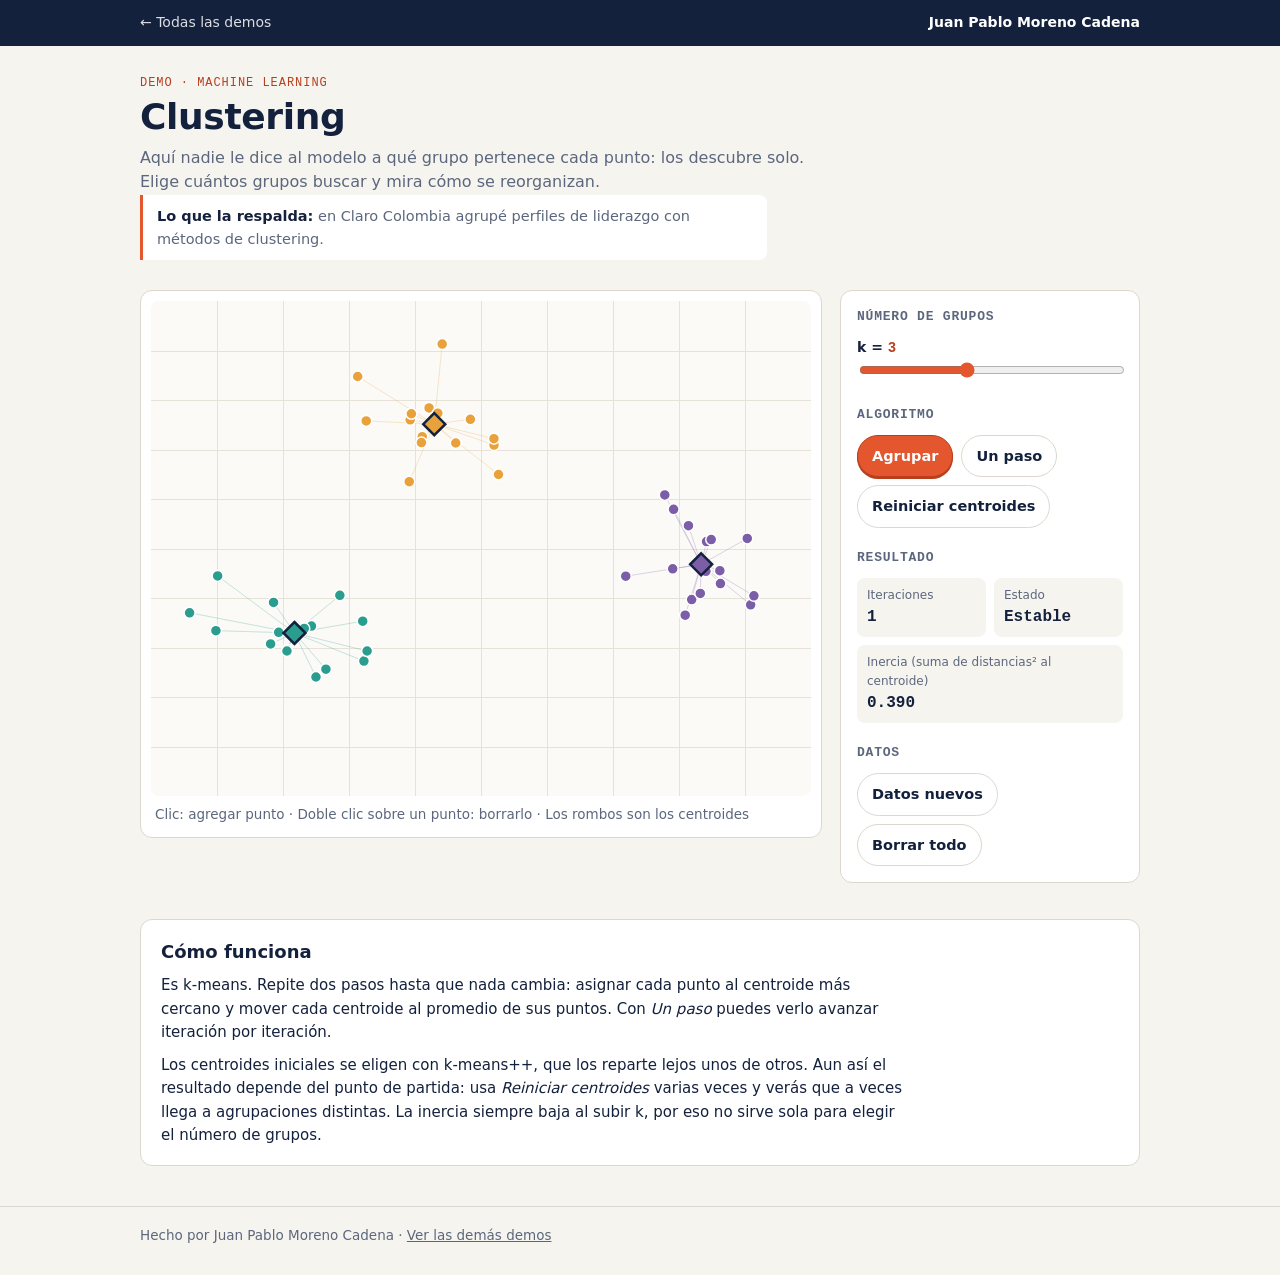
<file: demos/clusters/index.html>
<!DOCTYPE html>
<html lang="es">
<head>
<meta charset="utf-8">
<meta name="viewport" content="width=device-width, initial-scale=1">
<title>Clustering · Demo de Juan Pablo Moreno</title>
<meta name="description" content="Elige el número de grupos y mira cómo k-means reagrupa los puntos, paso a paso.">
<link rel="icon" href="data:image/svg+xml,%3Csvg xmlns='http://www.w3.org/2000/svg' viewBox='0 0 32 32'%3E%3Crect width='32' height='32' rx='7' fill='%2314213d'/%3E%3Cpath d='M12 9l11 7-11 7z' fill='%23e4572e'/%3E%3C/svg%3E">
<link rel="stylesheet" href="../../assets/style.css">
</head>
<body>
<div class="topbar"><div class="wrap">
  <a href="../../">&larr; Todas las demos</a>
  <a class="who" href="../../">Juan Pablo Moreno Cadena</a>
</div></div>

<main class="wrap">
  <header class="demo-head">
    <div class="kicker">Demo · Machine learning</div>
    <h1>Clustering</h1>
    <p>Aquí nadie le dice al modelo a qué grupo pertenece cada punto: los descubre solo. Elige cuántos grupos buscar y mira cómo se reorganizan.</p>
    <p class="respaldo"><b>Lo que la respalda:</b> en Claro Colombia agrupé perfiles de liderazgo con métodos de clustering.</p>
  </header>

  <section class="stage">
    <div class="board">
      <canvas class="lienzo" id="lienzo" aria-label="Plano con los puntos coloreados según el grupo asignado y los centroides"></canvas>
      <p class="hint">Clic: agregar punto · Doble clic sobre un punto: borrarlo · Los rombos son los centroides</p>
    </div>

    <aside class="panel">
      <h2>Número de grupos</h2>
      <label class="field">k = <span class="val" id="kVal">3</span>
        <input type="range" id="k" min="1" max="6" step="1" value="3">
      </label>

      <h2>Algoritmo</h2>
      <div class="btn-row">
        <button class="btn primary" id="agrupar">Agrupar</button>
        <button class="btn" id="paso">Un paso</button>
        <button class="btn" id="reiniciar">Reiniciar centroides</button>
      </div>

      <h2>Resultado</h2>
      <div class="stats">
        <div class="stat"><div class="k">Iteraciones</div><div class="v" id="iter">0</div></div>
        <div class="stat"><div class="k">Estado</div><div class="v" id="estado">—</div></div>
        <div class="stat wide"><div class="k">Inercia (suma de distancias² al centroide)</div><div class="v" id="inercia">—</div></div>
      </div>

      <h2>Datos</h2>
      <div class="btn-row">
        <button class="btn" id="nuevos">Datos nuevos</button>
        <button class="btn" id="borrar">Borrar todo</button>
      </div>
    </aside>
  </section>

  <section class="how">
    <h2>Cómo funciona</h2>
    <p>Es k-means. Repite dos pasos hasta que nada cambia: asignar cada punto al centroide más cercano y mover cada centroide al promedio de sus puntos. Con <em>Un paso</em> puedes verlo avanzar iteración por iteración.</p>
    <p>Los centroides iniciales se eligen con k-means++, que los reparte lejos unos de otros. Aun así el resultado depende del punto de partida: usa <em>Reiniciar centroides</em> varias veces y verás que a veces llega a agrupaciones distintas. La inercia siempre baja al subir k, por eso no sirve sola para elegir el número de grupos.</p>
  </section>
</main>

<footer class="site"><div class="wrap">Hecho por Juan Pablo Moreno Cadena · <a href="../../">Ver las demás demos</a></div></footer>

<script src="../../assets/lienzo.js"></script>
<script src="../../assets/modelos.js"></script>
<script>
let puntos = [];
let k = 3;
let centroides = [];
let grupo = [];
let iteraciones = 0;
let convergio = false;
let reloj = null;

const $ = (id) => document.getElementById(id);
const PALETA = [COLORES.teal, COLORES.amber, COLORES.purple, COLORES.blue, COLORES.rose, COLORES.green];
const lienzo = crearLienzo($("lienzo"), dibujar);

function dibujar(ctx, w, h) {
  cuadricula(ctx, w, h);

  // Línea tenue de cada punto a su centroide.
  if (centroides.length) {
    ctx.save();
    ctx.globalAlpha = 0.25;
    ctx.lineWidth = 1;
    puntos.forEach((p, i) => {
      const q = centroides[grupo[i]];
      if (!q) return;
      ctx.strokeStyle = PALETA[grupo[i]];
      ctx.beginPath();
      ctx.moveTo(p.x * w, (1 - p.y) * h);
      ctx.lineTo(q.x * w, (1 - q.y) * h);
      ctx.stroke();
    });
    ctx.restore();
  }

  puntos.forEach((p, i) => {
    const color = centroides.length ? PALETA[grupo[i]] : COLORES.soft;
    punto(ctx, p.x * w, (1 - p.y) * h, color, 5.5);
  });

  centroides.forEach((q, j) => {
    const x = q.x * w, y = (1 - q.y) * h, r = 11;
    ctx.beginPath();
    ctx.moveTo(x, y - r); ctx.lineTo(x + r, y); ctx.lineTo(x, y + r); ctx.lineTo(x - r, y);
    ctx.closePath();
    ctx.fillStyle = PALETA[j];
    ctx.fill();
    ctx.lineWidth = 2.5;
    ctx.strokeStyle = COLORES.ink;
    ctx.stroke();
  });

  if (!puntos.length) {
    ctx.fillStyle = COLORES.soft;
    ctx.font = "15px system-ui, sans-serif";
    ctx.textAlign = "center";
    ctx.fillText("Haz clic para poner puntos", w / 2, h / 2);
  }

  $("iter").textContent = iteraciones;
  $("estado").textContent = !centroides.length ? "—" : convergio ? "Estable" : "En curso";
  $("inercia").textContent = centroides.length ? inercia(puntos, centroides, grupo).toFixed(3) : "—";
}

function detener() {
  if (reloj) { clearInterval(reloj); reloj = null; }
}

function reiniciar() {
  detener();
  centroides = iniciarCentroides(puntos, k);
  grupo = centroides.length ? asignar(puntos, centroides) : [];
  iteraciones = 0;
  convergio = false;
  lienzo.redibujar();
}

function unPaso() {
  if (!centroides.length || convergio) return false;
  const r = pasoKMeans(puntos, centroides);
  centroides = r.centroides;
  grupo = r.grupo;
  if (r.movido) iteraciones++; else convergio = true;
  lienzo.redibujar();
  return r.movido;
}

function agrupar() {
  detener();
  if (convergio) reiniciar();
  reloj = setInterval(() => { if (!unPaso()) detener(); }, 320);
}

function datosNuevos() {
  const nGrupos = 3 + Math.floor(Math.random() * 2);
  puntos = [];
  for (let g = 0; g < nGrupos; g++) {
    const cx = 0.18 + Math.random() * 0.64;
    const cy = 0.18 + Math.random() * 0.64;
    const disp = 0.045 + Math.random() * 0.035;
    for (let i = 0; i < 16; i++) {
      puntos.push({ x: acotar(cx + normal() * disp), y: acotar(cy + normal() * disp) });
    }
  }
  reiniciar();
  agrupar();
}

const c = $("lienzo");
c.addEventListener("click", (e) => {
  if (e.detail > 1) return; // el segundo clic de un doble clic no agrega nada
  const p = lienzo.aDatos(e);
  if (masCercano(puntos, p.x, p.y, lienzo.estado.w, lienzo.estado.h, 8) !== -1) return;
  puntos.push(p);
  // Con los centroides actuales basta reasignar; el visitante decide si reagrupar.
  if (centroides.length) { grupo = asignar(puntos, centroides); convergio = false; }
  else reiniciar();
  lienzo.redibujar();
});
c.addEventListener("dblclick", (e) => {
  const p = lienzo.aDatos(e);
  const i = masCercano(puntos, p.x, p.y, lienzo.estado.w, lienzo.estado.h);
  if (i === -1) return;
  puntos.splice(i, 1);
  reiniciar();
  agrupar();
});

$("k").addEventListener("input", (e) => {
  k = Number(e.target.value);
  $("kVal").textContent = k;
  reiniciar();
  agrupar();
});
$("agrupar").addEventListener("click", agrupar);
$("paso").addEventListener("click", () => { detener(); unPaso(); });
$("reiniciar").addEventListener("click", reiniciar);
$("nuevos").addEventListener("click", datosNuevos);
$("borrar").addEventListener("click", () => { puntos = []; reiniciar(); });

datosNuevos();
</script>
</body>
</html>
</file>
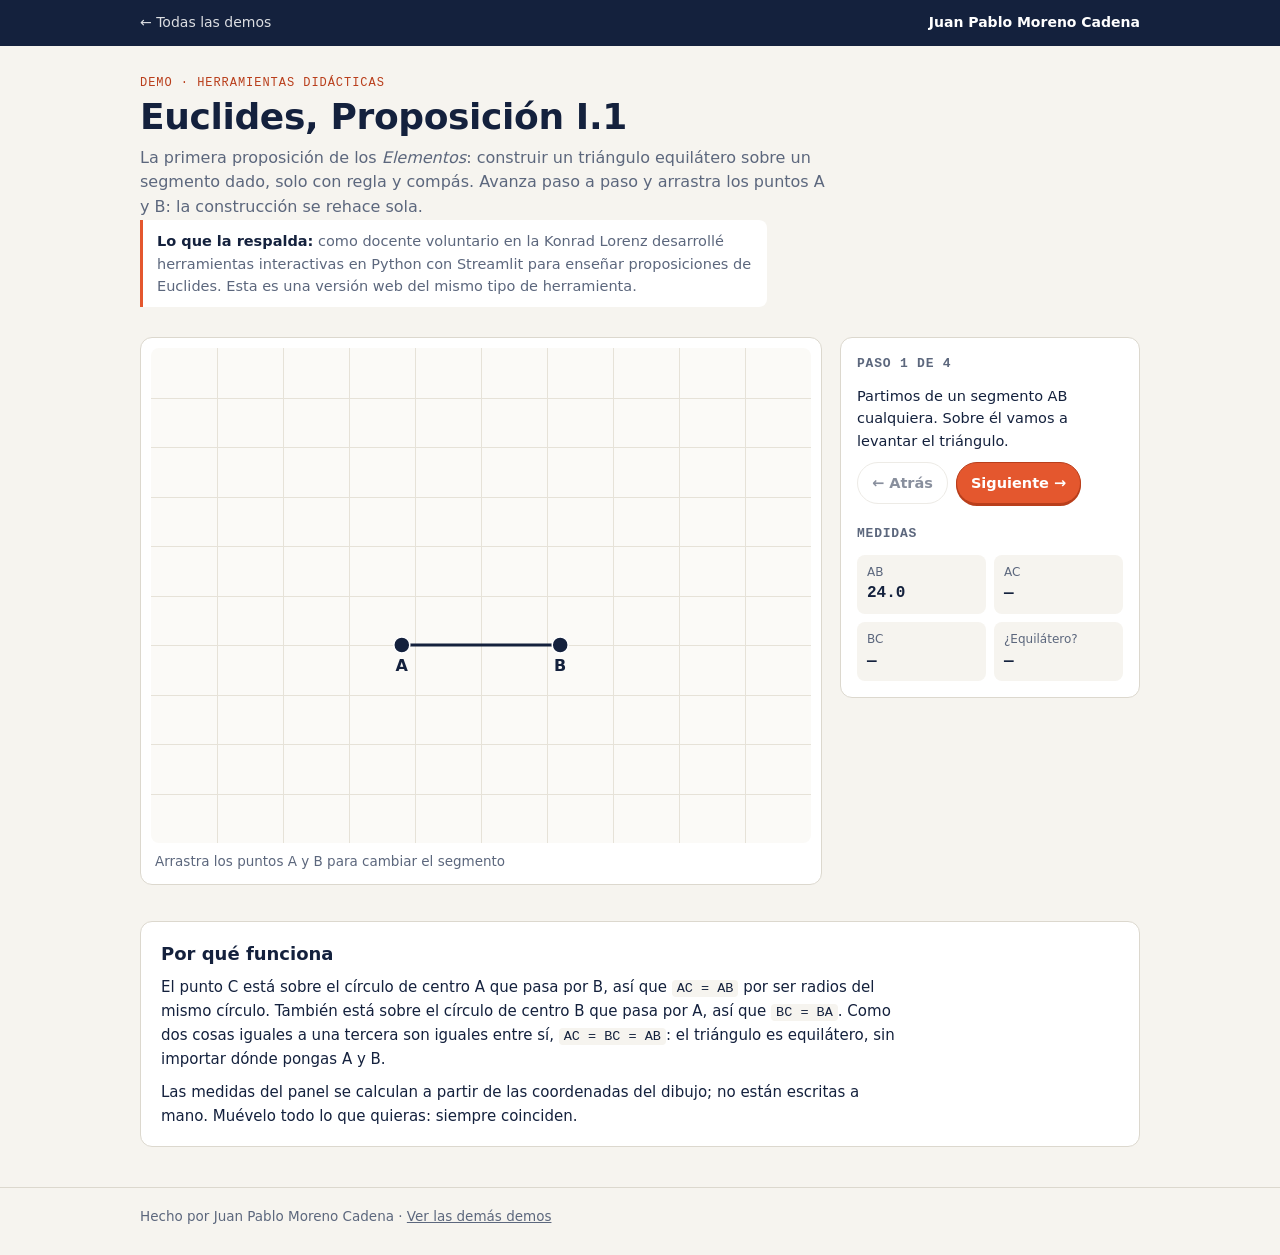
<file: demos/euclides/index.html>
<!DOCTYPE html>
<html lang="es">
<head>
<meta charset="utf-8">
<meta name="viewport" content="width=device-width, initial-scale=1">
<title>Euclides, Proposición I.1 · Demo de Juan Pablo Moreno</title>
<meta name="description" content="Construcción interactiva de un triángulo equilátero con regla y compás, paso a paso.">
<link rel="icon" href="data:image/svg+xml,%3Csvg xmlns='http://www.w3.org/2000/svg' viewBox='0 0 32 32'%3E%3Crect width='32' height='32' rx='7' fill='%2314213d'/%3E%3Cpath d='M12 9l11 7-11 7z' fill='%23e4572e'/%3E%3C/svg%3E">
<link rel="stylesheet" href="../../assets/style.css">
</head>
<body>
<div class="topbar"><div class="wrap">
  <a href="../../">&larr; Todas las demos</a>
  <a class="who" href="../../">Juan Pablo Moreno Cadena</a>
</div></div>

<main class="wrap">
  <header class="demo-head">
    <div class="kicker">Demo · Herramientas didácticas</div>
    <h1>Euclides, Proposición I.1</h1>
    <p>La primera proposición de los <em>Elementos</em>: construir un triángulo equilátero sobre un segmento dado, solo con regla y compás. Avanza paso a paso y arrastra los puntos A y B: la construcción se rehace sola.</p>
    <p class="respaldo"><b>Lo que la respalda:</b> como docente voluntario en la Konrad Lorenz desarrollé herramientas interactivas en Python con Streamlit para enseñar proposiciones de Euclides. Esta es una versión web del mismo tipo de herramienta.</p>
  </header>

  <section class="stage">
    <div class="board">
      <canvas class="lienzo" id="lienzo" aria-label="Construcción geométrica del triángulo equilátero sobre el segmento AB"></canvas>
      <p class="hint">Arrastra los puntos A y B para cambiar el segmento</p>
    </div>

    <aside class="panel">
      <h2>Paso <span id="pasoNum">1</span> de 4</h2>
      <p id="pasoTexto"></p>
      <div class="btn-row">
        <button class="btn" id="atras">&larr; Atrás</button>
        <button class="btn primary" id="siguiente">Siguiente &rarr;</button>
      </div>

      <h2>Medidas</h2>
      <div class="stats">
        <div class="stat"><div class="k">AB</div><div class="v" id="ab">—</div></div>
        <div class="stat"><div class="k">AC</div><div class="v" id="ac">—</div></div>
        <div class="stat"><div class="k">BC</div><div class="v" id="bc">—</div></div>
        <div class="stat"><div class="k">¿Equilátero?</div><div class="v" id="eq">—</div></div>
      </div>
    </aside>
  </section>

  <section class="how">
    <h2>Por qué funciona</h2>
    <p>El punto C está sobre el círculo de centro A que pasa por B, así que <code>AC = AB</code> por ser radios del mismo círculo. También está sobre el círculo de centro B que pasa por A, así que <code>BC = BA</code>. Como dos cosas iguales a una tercera son iguales entre sí, <code>AC = BC = AB</code>: el triángulo es equilátero, sin importar dónde pongas A y B.</p>
    <p>Las medidas del panel se calculan a partir de las coordenadas del dibujo; no están escritas a mano. Muévelo todo lo que quieras: siempre coinciden.</p>
  </section>
</main>

<footer class="site"><div class="wrap">Hecho por Juan Pablo Moreno Cadena · <a href="../../">Ver las demás demos</a></div></footer>

<script src="../../assets/lienzo.js"></script>
<script>
// A y B se guardan como fracción del ancho y del alto del lienzo.
const pts = { A: { x: 0.38, y: 0.4 }, B: { x: 0.62, y: 0.4 } };
let paso = 1;
let arrastrando = null;

const PASOS = [
  "Partimos de un segmento AB cualquiera. Sobre él vamos a levantar el triángulo.",
  "Con centro en A y abertura AB se traza un círculo. Todos sus puntos están a la misma distancia de A que B.",
  "Con centro en B y la misma abertura se traza otro círculo. Los dos círculos se cortan en el punto C.",
  "Se une C con A y con B. Los tres lados miden lo mismo: el triángulo ABC es equilátero.",
];

const $ = (id) => document.getElementById(id);
const lienzo = crearLienzo($("lienzo"), dibujar);

function etiqueta(ctx, texto, x, y, dx, dy) {
  ctx.font = "600 16px system-ui, sans-serif";
  ctx.fillStyle = COLORES.ink;
  ctx.textAlign = "center";
  ctx.textBaseline = "middle";
  ctx.fillText(texto, x + dx, y + dy);
}

function dibujar(ctx, w, h) {
  cuadricula(ctx, w, h);
  const A = { x: pts.A.x * w, y: (1 - pts.A.y) * h };
  const B = { x: pts.B.x * w, y: (1 - pts.B.y) * h };
  const r = Math.hypot(B.x - A.x, B.y - A.y);

  // C: el vértice del triángulo, girando B 60° alrededor de A (hacia arriba en pantalla).
  const ang = -Math.PI / 3;
  const dx = B.x - A.x, dy = B.y - A.y;
  const C = {
    x: A.x + dx * Math.cos(ang) - dy * Math.sin(ang),
    y: A.y + dx * Math.sin(ang) + dy * Math.cos(ang),
  };

  ctx.lineWidth = 2;
  if (paso >= 2) {
    ctx.beginPath(); ctx.arc(A.x, A.y, r, 0, Math.PI * 2);
    ctx.strokeStyle = COLORES.teal; ctx.stroke();
  }
  if (paso >= 3) {
    ctx.beginPath(); ctx.arc(B.x, B.y, r, 0, Math.PI * 2);
    ctx.strokeStyle = COLORES.purple; ctx.stroke();
  }
  if (paso >= 4) {
    ctx.beginPath(); ctx.moveTo(A.x, A.y); ctx.lineTo(C.x, C.y); ctx.lineTo(B.x, B.y); ctx.closePath();
    ctx.fillStyle = "rgba(228, 87, 46, 0.14)"; ctx.fill();
    ctx.strokeStyle = COLORES.accent; ctx.lineWidth = 3; ctx.stroke();
  }

  ctx.beginPath(); ctx.moveTo(A.x, A.y); ctx.lineTo(B.x, B.y);
  ctx.strokeStyle = COLORES.ink; ctx.lineWidth = 3; ctx.stroke();

  punto(ctx, A.x, A.y, COLORES.ink, 8);
  punto(ctx, B.x, B.y, COLORES.ink, 8);
  etiqueta(ctx, "A", A.x, A.y, 0, 22);
  etiqueta(ctx, "B", B.x, B.y, 0, 22);
  if (paso >= 3) {
    punto(ctx, C.x, C.y, COLORES.accent, 7);
    etiqueta(ctx, "C", C.x, C.y, 0, -20);
  }

  // Medidas en unidades propias del dibujo (100 = ancho del lienzo).
  const u = (d) => ((d / w) * 100).toFixed(1);
  const ab = r, ac = Math.hypot(C.x - A.x, C.y - A.y), bc = Math.hypot(C.x - B.x, C.y - B.y);
  $("ab").textContent = u(ab);
  $("ac").textContent = paso >= 3 ? u(ac) : "—";
  $("bc").textContent = paso >= 3 ? u(bc) : "—";
  $("eq").textContent = paso >= 4 ? (Math.abs(ab - ac) < 1e-6 * w && Math.abs(ab - bc) < 1e-6 * w ? "Sí" : "No") : "—";
}

function fijarPaso(n) {
  paso = Math.min(4, Math.max(1, n));
  $("pasoNum").textContent = paso;
  $("pasoTexto").textContent = PASOS[paso - 1];
  $("atras").disabled = paso === 1;
  $("siguiente").disabled = paso === 4;
  lienzo.redibujar();
}

const c = $("lienzo");
c.style.cursor = "grab";
c.addEventListener("pointerdown", (e) => {
  const p = lienzo.aDatos(e);
  const lista = [pts.A, pts.B];
  const i = masCercano(lista, p.x, p.y, lienzo.estado.w, lienzo.estado.h, 26);
  if (i === -1) return;
  arrastrando = i === 0 ? "A" : "B";
  c.setPointerCapture(e.pointerId);
});
c.addEventListener("pointermove", (e) => {
  if (!arrastrando) return;
  const p = lienzo.aDatos(e);
  const otro = arrastrando === "A" ? pts.B : pts.A;
  // Evita que A y B queden uno encima del otro.
  const w = lienzo.estado.w, h = lienzo.estado.h;
  if (Math.hypot((p.x - otro.x) * w, (p.y - otro.y) * h) < 24) return;
  pts[arrastrando] = p;
  lienzo.redibujar();
});
const soltar = () => { arrastrando = null; };
c.addEventListener("pointerup", soltar);
c.addEventListener("pointercancel", soltar);

$("atras").addEventListener("click", () => fijarPaso(paso - 1));
$("siguiente").addEventListener("click", () => fijarPaso(paso + 1));

fijarPaso(1);
</script>
</body>
</html>
</file>
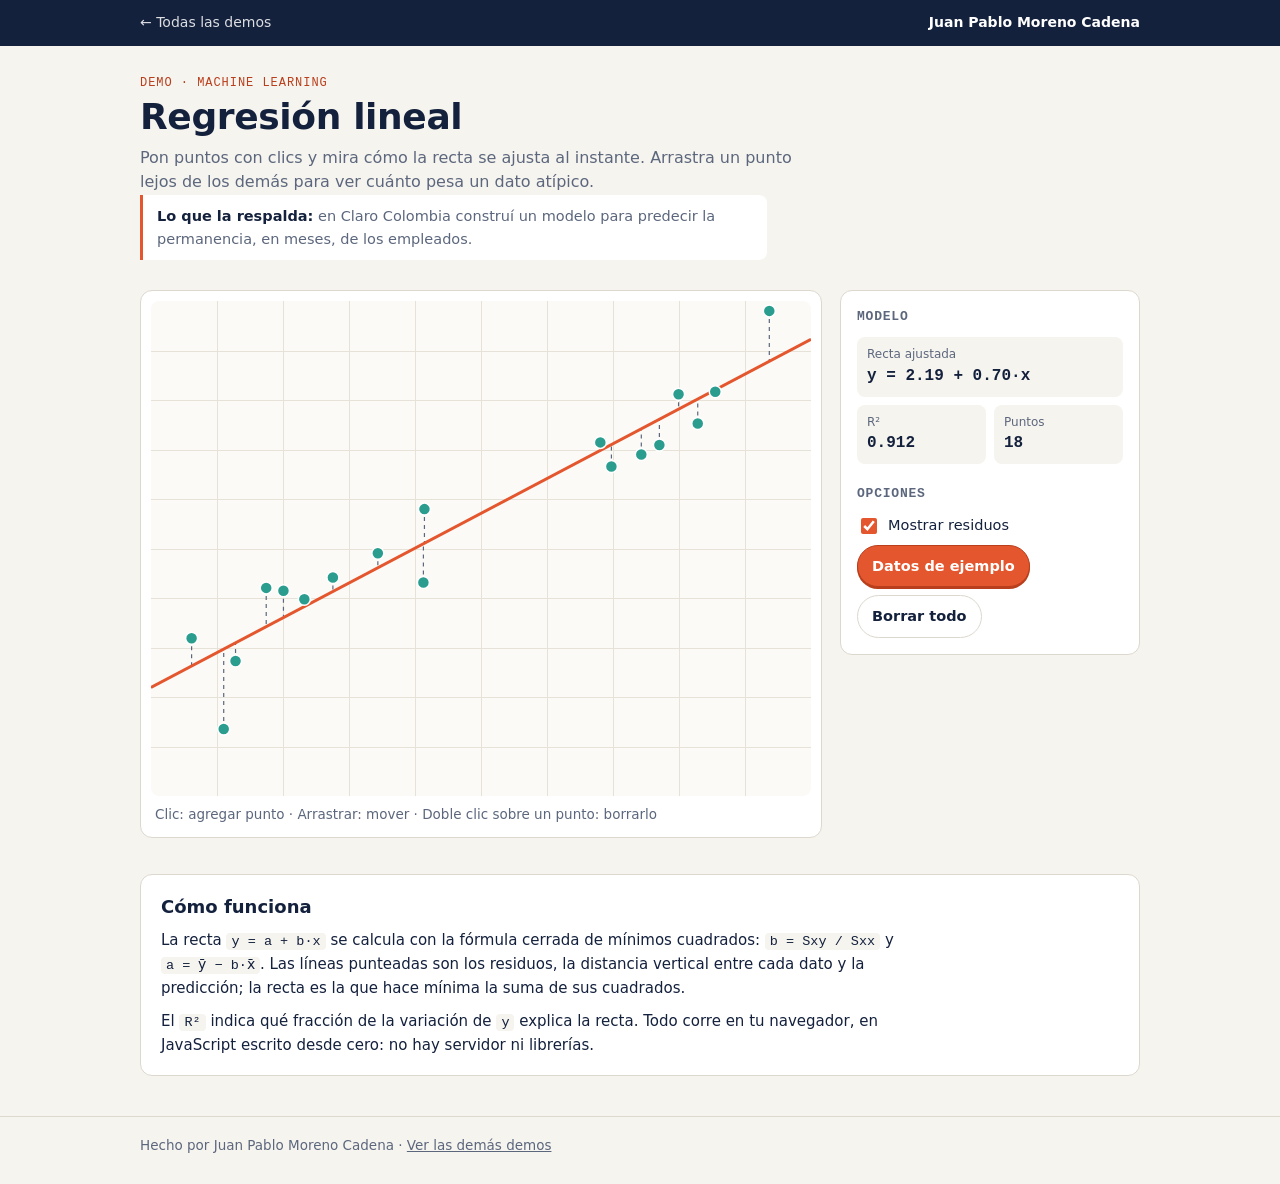
<file: demos/regresion/index.html>
<!DOCTYPE html>
<html lang="es">
<head>
<meta charset="utf-8">
<meta name="viewport" content="width=device-width, initial-scale=1">
<title>Regresión lineal · Demo de Juan Pablo Moreno</title>
<meta name="description" content="Pon puntos con clics y mira cómo se ajusta la recta de mínimos cuadrados en tiempo real.">
<link rel="icon" href="data:image/svg+xml,%3Csvg xmlns='http://www.w3.org/2000/svg' viewBox='0 0 32 32'%3E%3Crect width='32' height='32' rx='7' fill='%2314213d'/%3E%3Cpath d='M12 9l11 7-11 7z' fill='%23e4572e'/%3E%3C/svg%3E">
<link rel="stylesheet" href="../../assets/style.css">
</head>
<body>
<div class="topbar"><div class="wrap">
  <a href="../../">&larr; Todas las demos</a>
  <a class="who" href="../../">Juan Pablo Moreno Cadena</a>
</div></div>

<main class="wrap">
  <header class="demo-head">
    <div class="kicker">Demo · Machine learning</div>
    <h1>Regresión lineal</h1>
    <p>Pon puntos con clics y mira cómo la recta se ajusta al instante. Arrastra un punto lejos de los demás para ver cuánto pesa un dato atípico.</p>
    <p class="respaldo"><b>Lo que la respalda:</b> en Claro Colombia construí un modelo para predecir la permanencia, en meses, de los empleados.</p>
  </header>

  <section class="stage">
    <div class="board">
      <canvas class="lienzo" id="lienzo" aria-label="Plano donde se ponen los puntos y se dibuja la recta ajustada"></canvas>
      <p class="hint">Clic: agregar punto · Arrastrar: mover · Doble clic sobre un punto: borrarlo</p>
    </div>

    <aside class="panel">
      <h2>Modelo</h2>
      <div class="stats">
        <div class="stat wide"><div class="k">Recta ajustada</div><div class="v" id="ecuacion">—</div></div>
        <div class="stat"><div class="k">R²</div><div class="v" id="r2">—</div></div>
        <div class="stat"><div class="k">Puntos</div><div class="v" id="n">0</div></div>
      </div>

      <h2>Opciones</h2>
      <label class="check"><input type="checkbox" id="residuos" checked> Mostrar residuos</label>
      <div class="btn-row">
        <button class="btn primary" id="ejemplo">Datos de ejemplo</button>
        <button class="btn" id="borrar">Borrar todo</button>
      </div>
    </aside>
  </section>

  <section class="how">
    <h2>Cómo funciona</h2>
    <p>La recta <code>y = a + b·x</code> se calcula con la fórmula cerrada de mínimos cuadrados: <code>b = Sxy / Sxx</code> y <code>a = ȳ − b·x̄</code>. Las líneas punteadas son los residuos, la distancia vertical entre cada dato y la predicción; la recta es la que hace mínima la suma de sus cuadrados.</p>
    <p>El <code>R²</code> indica qué fracción de la variación de <code>y</code> explica la recta. Todo corre en tu navegador, en JavaScript escrito desde cero: no hay servidor ni librerías.</p>
  </section>
</main>

<footer class="site"><div class="wrap">Hecho por Juan Pablo Moreno Cadena · <a href="../../">Ver las demás demos</a></div></footer>

<script src="../../assets/lienzo.js"></script>
<script src="../../assets/modelos.js"></script>
<script>
const ESCALA = 10; // los ejes se muestran de 0 a 10
let puntos = [];
let arrastrando = -1;

const $ = (id) => document.getElementById(id);
const lienzo = crearLienzo($("lienzo"), dibujar);

function dibujar(ctx, w, h) {
  cuadricula(ctx, w, h);
  const m = regresionLineal(puntos);

  if (m) {
    if ($("residuos").checked) {
      ctx.save();
      ctx.setLineDash([4, 4]);
      ctx.strokeStyle = COLORES.soft;
      ctx.lineWidth = 1.2;
      ctx.beginPath();
      for (const p of puntos) {
        ctx.moveTo(p.x * w, (1 - p.y) * h);
        ctx.lineTo(p.x * w, (1 - (m.a + m.b * p.x)) * h);
      }
      ctx.stroke();
      ctx.restore();
    }
    ctx.beginPath();
    ctx.moveTo(0, (1 - m.a) * h);
    ctx.lineTo(w, (1 - (m.a + m.b)) * h);
    ctx.strokeStyle = COLORES.accent;
    ctx.lineWidth = 3;
    ctx.stroke();
  }

  for (const p of puntos) punto(ctx, p.x * w, (1 - p.y) * h, COLORES.teal);

  if (puntos.length === 0) {
    ctx.fillStyle = COLORES.soft;
    ctx.font = "15px system-ui, sans-serif";
    ctx.textAlign = "center";
    ctx.fillText("Haz clic aquí para poner el primer punto", w / 2, h / 2);
  }
  actualizarPanel(m);
}

function actualizarPanel(m) {
  $("n").textContent = puntos.length;
  if (!m) {
    $("ecuacion").textContent = puntos.length < 2 ? "Faltan puntos" : "Recta vertical";
    $("r2").textContent = "—";
    return;
  }
  // a está en unidades normalizadas; se pasa a la escala 0–10 que ve el visitante.
  const a = Math.round(m.a * ESCALA * 100) / 100 || 0; // "|| 0" evita mostrar -0.00
  const b = Math.round(m.b * 100) / 100 || 0;
  const corte = (a < 0 ? "−" : "") + Math.abs(a).toFixed(2);
  $("ecuacion").textContent = `y = ${corte} ${b < 0 ? "−" : "+"} ${Math.abs(b).toFixed(2)}·x`;
  $("r2").textContent = m.r2.toFixed(3);
}

function datosDeEjemplo() {
  const pendiente = 0.35 + Math.random() * 0.5;
  const corte = 0.1 + Math.random() * 0.15;
  puntos = [];
  for (let i = 0; i < 18; i++) {
    const x = 0.06 + Math.random() * 0.88;
    puntos.push({ x, y: acotar(corte + pendiente * x + normal() * 0.07) });
  }
  lienzo.redibujar();
}

const c = $("lienzo");
c.addEventListener("pointerdown", (e) => {
  const p = lienzo.aDatos(e);
  arrastrando = masCercano(puntos, p.x, p.y, lienzo.estado.w, lienzo.estado.h);
  if (arrastrando === -1) {
    puntos.push(p);
    arrastrando = puntos.length - 1;
  }
  c.setPointerCapture(e.pointerId);
  lienzo.redibujar();
});
c.addEventListener("pointermove", (e) => {
  if (arrastrando === -1) return;
  puntos[arrastrando] = lienzo.aDatos(e);
  lienzo.redibujar();
});
const soltar = () => { arrastrando = -1; };
c.addEventListener("pointerup", soltar);
c.addEventListener("pointercancel", soltar);
c.addEventListener("dblclick", (e) => {
  const p = lienzo.aDatos(e);
  // El doble clic llega después de dos pointerdown: quita el punto tocado
  // y el duplicado que el segundo clic pudo haber creado encima.
  let i = masCercano(puntos, p.x, p.y, lienzo.estado.w, lienzo.estado.h);
  while (i !== -1) {
    puntos.splice(i, 1);
    i = masCercano(puntos, p.x, p.y, lienzo.estado.w, lienzo.estado.h, 6);
  }
  lienzo.redibujar();
});

$("residuos").addEventListener("change", lienzo.redibujar);
$("ejemplo").addEventListener("click", datosDeEjemplo);
$("borrar").addEventListener("click", () => { puntos = []; lienzo.redibujar(); });

datosDeEjemplo();
</script>
</body>
</html>
</file>
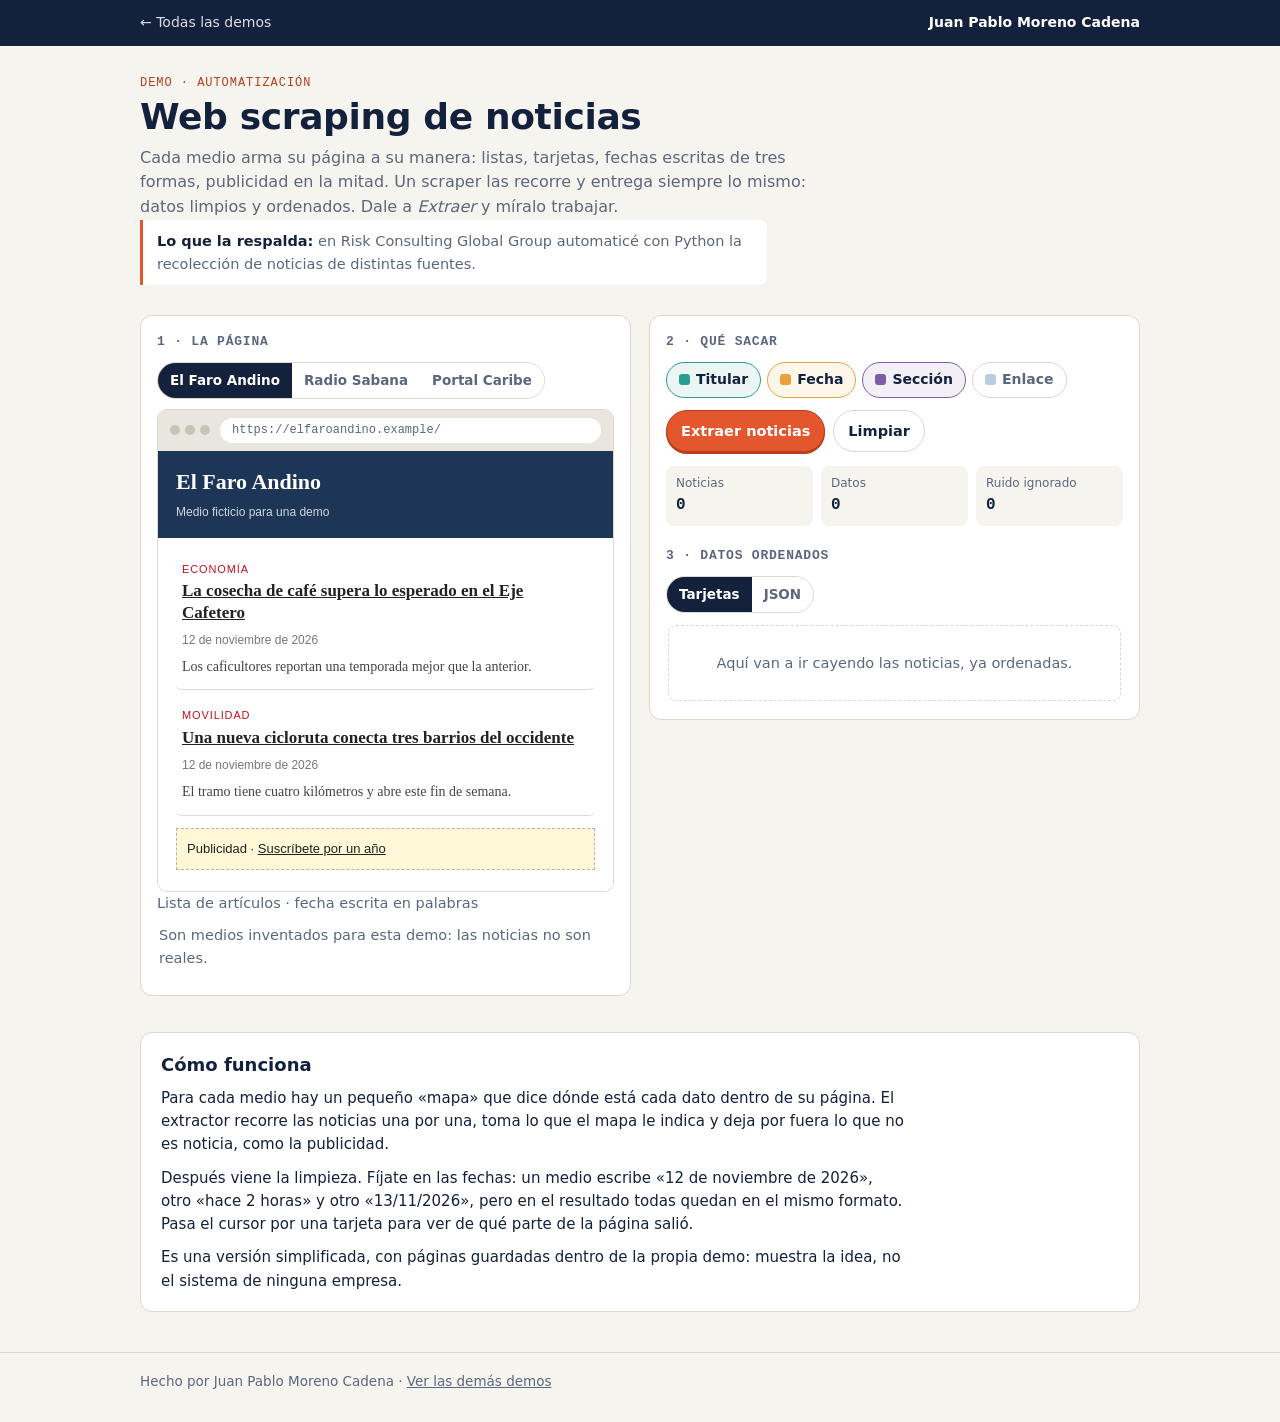
<file: demos/scraping/index.html>
<!DOCTYPE html>
<html lang="es">
<head>
<meta charset="utf-8">
<meta name="viewport" content="width=device-width, initial-scale=1">
<title>Web scraping de noticias · Demo de Juan Pablo Moreno</title>
<meta name="description" content="Mira cómo tres páginas de noticias armadas de forma distinta se convierten en los mismos datos ordenados.">
<link rel="icon" href="data:image/svg+xml,%3Csvg xmlns='http://www.w3.org/2000/svg' viewBox='0 0 32 32'%3E%3Crect width='32' height='32' rx='7' fill='%2314213d'/%3E%3Cpath d='M12 9l11 7-11 7z' fill='%23e4572e'/%3E%3C/svg%3E">
<link rel="stylesheet" href="../../assets/style.css">
<style>
  .grid2 { display: grid; grid-template-columns: minmax(0, 1fr) minmax(0, 1fr); gap: 18px; margin: 22px 0 36px; align-items: start; }
  @media (max-width: 860px) { .grid2 { grid-template-columns: minmax(0, 1fr); } }
  .fila { display: flex; gap: 8px; flex-wrap: wrap; align-items: center; margin-bottom: 10px; }
  .seg button { padding: 7px 12px; font-size: 13.5px; }

  /* Marco de navegador alrededor de la página de ejemplo */
  .navegador { border: 1px solid var(--line); border-radius: 10px; overflow: hidden; background: #fff; }
  .navegador .barra { display: flex; align-items: center; gap: 10px; padding: 8px 12px; background: #e9e6df; }
  .navegador .luces { display: flex; gap: 5px; }
  .navegador .luces i { width: 10px; height: 10px; border-radius: 50%; background: #c9c4b8; display: block; }
  .navegador .url { flex: 1; background: #fff; border-radius: 999px; padding: 3px 12px; font-family: var(--mono); font-size: 12px; color: var(--soft); overflow: hidden; text-overflow: ellipsis; white-space: nowrap; }
  .vista { height: 440px; overflow-y: auto; position: relative; scroll-behavior: smooth; }
  .formato { font-size: 13.5px; color: var(--soft); margin: 8px 2px 0; }

  /* Qué sacar: un botón por dato, con su color */
  .campos { display: flex; flex-wrap: wrap; gap: 6px; margin-bottom: 12px; }
  .campo {
    display: inline-flex; align-items: center; gap: 6px;
    border: 1.5px solid var(--line); background: #fff; border-radius: 999px; padding: 6px 12px;
    font: inherit; font-size: 14px; font-weight: 600; color: var(--soft); cursor: pointer;
  }
  .campo i { width: 11px; height: 11px; border-radius: 3px; display: block; background: var(--c); opacity: .35; }
  .campo[aria-pressed="true"] { color: var(--ink); border-color: var(--c); background: color-mix(in srgb, var(--c) 10%, #fff); }
  .campo[aria-pressed="true"] i { opacity: 1; }

  .stats3 { display: grid; grid-template-columns: repeat(3, 1fr); gap: 8px; margin: 14px 0 4px; }

  /* Resultado */
  .resultado { display: flex; flex-direction: column; gap: 8px; max-height: 420px; overflow-y: auto; padding: 2px; }
  .tarj {
    border: 1px solid var(--line); border-left: 4px solid var(--accent); border-radius: 8px; padding: 9px 12px;
    background: #fff; animation: entra .35s ease both; cursor: default;
  }
  .tarj.foco { background: #fdf3ef; border-color: var(--accent); }
  .tarj .n { font-family: var(--mono); font-size: 11.5px; color: var(--soft); }
  .tarj .t { font-weight: 600; font-size: 15px; line-height: 1.3; margin: 1px 0 5px; }
  .tarj .chips { display: flex; flex-wrap: wrap; gap: 5px; }
  .chip { font-size: 12.5px; padding: 2px 8px; border-radius: 999px; background: color-mix(in srgb, var(--c) 16%, #fff); border: 1px solid color-mix(in srgb, var(--c) 45%, #fff); }
  .chip.mono { font-family: var(--mono); font-size: 11.5px; overflow-wrap: anywhere; }
  .chip small { color: var(--soft); }
  @keyframes entra { from { opacity: 0; transform: translateX(-14px); } to { opacity: 1; transform: none; } }
  @media (prefers-reduced-motion: reduce) { .tarj { animation: none; } .vista { scroll-behavior: auto; } }
  .vacio { color: var(--soft); font-size: 14.5px; padding: 26px 10px; text-align: center; border: 1.5px dashed var(--line); border-radius: 8px; }
  pre.json { max-height: 420px; overflow: auto; white-space: pre-wrap; overflow-wrap: anywhere; }
</style>
</head>
<body>
<div class="topbar"><div class="wrap">
  <a href="../../">&larr; Todas las demos</a>
  <a class="who" href="../../">Juan Pablo Moreno Cadena</a>
</div></div>

<main class="wrap">
  <header class="demo-head">
    <div class="kicker">Demo · Automatización</div>
    <h1>Web scraping de noticias</h1>
    <p>Cada medio arma su página a su manera: listas, tarjetas, fechas escritas de tres formas, publicidad en la mitad. Un scraper las recorre y entrega siempre lo mismo: datos limpios y ordenados. Dale a <em>Extraer</em> y míralo trabajar.</p>
    <p class="respaldo"><b>Lo que la respalda:</b> en Risk Consulting Global Group automaticé con Python la recolección de noticias de distintas fuentes.</p>
  </header>

  <section class="grid2">
    <div class="panel">
      <h2>1 · La página</h2>
      <div class="fila">
        <div class="seg" role="group" aria-label="Medio de ejemplo" id="medios"></div>
      </div>
      <div class="navegador">
        <div class="barra">
          <span class="luces"><i></i><i></i><i></i></span>
          <span class="url" id="url"></span>
        </div>
        <div class="vista" id="vista"><div id="host"></div></div>
      </div>
      <p class="formato" id="formato"></p>
      <p class="hint" style="margin-left:2px">Son medios inventados para esta demo: las noticias no son reales.</p>
    </div>

    <div class="panel">
      <h2>2 · Qué sacar</h2>
      <div class="campos" id="campos">
        <button class="campo" data-campo="titular" style="--c:#2a9d8f" aria-pressed="true"><i></i>Titular</button>
        <button class="campo" data-campo="fecha" style="--c:#e9a23b" aria-pressed="true"><i></i>Fecha</button>
        <button class="campo" data-campo="seccion" style="--c:#7b5ea7" aria-pressed="true"><i></i>Sección</button>
        <button class="campo" data-campo="enlace" style="--c:#3a6ea5" aria-pressed="false"><i></i>Enlace</button>
      </div>
      <div class="btn-row">
        <button class="btn primary" id="extraer">Extraer noticias</button>
        <button class="btn" id="limpiar">Limpiar</button>
      </div>

      <div class="stats3">
        <div class="stat"><div class="k">Noticias</div><div class="v" id="sNotas">0</div></div>
        <div class="stat"><div class="k">Datos</div><div class="v" id="sDatos">0</div></div>
        <div class="stat"><div class="k">Ruido ignorado</div><div class="v" id="sRuido">0</div></div>
      </div>

      <h2>3 · Datos ordenados</h2>
      <div class="fila">
        <div class="seg" role="group" aria-label="Formato del resultado">
          <button id="verTarjetas" aria-pressed="true">Tarjetas</button>
          <button id="verJson" aria-pressed="false">JSON</button>
        </div>
      </div>
      <div class="resultado" id="resultado" aria-live="polite"></div>
      <pre class="code json" id="json" hidden></pre>
    </div>
  </section>

  <section class="how">
    <h2>Cómo funciona</h2>
    <p>Para cada medio hay un pequeño «mapa» que dice dónde está cada dato dentro de su página. El extractor recorre las noticias una por una, toma lo que el mapa le indica y deja por fuera lo que no es noticia, como la publicidad.</p>
    <p>Después viene la limpieza. Fíjate en las fechas: un medio escribe «12 de noviembre de 2026», otro «hace 2 horas» y otro «13/11/2026», pero en el resultado todas quedan en el mismo formato. Pasa el cursor por una tarjeta para ver de qué parte de la página salió.</p>
    <p>Es una versión simplificada, con páginas guardadas dentro de la propia demo: muestra la idea, no el sistema de ninguna empresa.</p>
  </section>
</main>

<footer class="site"><div class="wrap">Hecho por Juan Pablo Moreno Cadena · <a href="../../">Ver las demás demos</a></div></footer>

<script src="scraping.js"></script>
<script>
const $ = (id) => document.getElementById(id);
const CAMPOS = ["titular", "fecha", "seccion", "enlace"];
const COLOR = { titular: "#2a9d8f", fecha: "#e9a23b", seccion: "#7b5ea7", enlace: "#3a6ea5" };
const sinAnimacion = window.matchMedia("(prefers-reduced-motion: reduce)").matches;

const raiz = $("host").attachShadow({ mode: "open" });
let medio = 0;
let filas = [];        // todas las noticias de la página actual
let mostradas = 0;     // cuántas ha "extraído" ya la animación
let turno = 0;         // identifica la animación en curso para poder cancelarla

const activos = () => CAMPOS.filter((c) => document.querySelector(`[data-campo="${c}"]`).getAttribute("aria-pressed") === "true");
const espera = (ms) => new Promise((r) => setTimeout(r, ms));

function cargarMedio(i) {
  turno++;
  medio = i;
  const m = MEDIOS[i];
  raiz.innerHTML = `<style>${ESTILO_BASE}${m.css}</style>${m.cuerpo}`;
  // Los enlaces de la página de ejemplo no llevan a ningún lado.
  raiz.querySelectorAll("a").forEach((a) => a.addEventListener("click", (e) => e.preventDefault()));
  filas = extraerNoticias(raiz, m);
  filas.forEach((f, n) => {
    f.origen.item.classList.add("x-item");
    f.origen.item.addEventListener("mouseenter", () => enfocar(n, true, false));
    f.origen.item.addEventListener("mouseleave", () => enfocar(n, false, false));
  });
  mostradas = 0;
  $("url").textContent = `https://${m.dominio}/`;
  $("formato").textContent = m.formato;
  $("vista").scrollTop = 0;
  document.querySelectorAll("#medios button").forEach((b, j) => b.setAttribute("aria-pressed", String(j === i)));
  $("extraer").disabled = false;
  pintar();
}

// Resalta en la página los datos de las noticias ya extraídas, según los campos activos.
function marcarPagina() {
  const act = activos();
  filas.forEach((f, n) => {
    const visto = n < mostradas;
    f.origen.item.classList.toggle("x-visto", visto);
    for (const c of CAMPOS) {
      const el = f.origen[c];
      if (el) el.classList.toggle("x-" + c, visto && act.includes(c));
    }
  });
  const fin = mostradas === filas.length && filas.length > 0;
  raiz.querySelectorAll(MEDIOS[medio].reglas.ruido).forEach((el) => el.classList.toggle("x-ruido", fin));
}

function datosVisibles() {
  const act = activos();
  return filas.slice(0, mostradas).map((f) => {
    const o = {};
    for (const c of act) o[c] = f.datos[c];
    return o;
  });
}

function tarjeta(f, n, act) {
  const d = document.createElement("div");
  d.className = "tarj";
  d.dataset.n = n;
  const num = document.createElement("div");
  num.className = "n";
  num.textContent = `Noticia ${n + 1}`;
  d.appendChild(num);
  if (act.includes("titular")) {
    const t = document.createElement("div");
    t.className = "t";
    t.textContent = f.datos.titular;
    d.appendChild(t);
  }
  const chips = document.createElement("div");
  chips.className = "chips";
  const chip = (campo, valor, extra) => {
    const s = document.createElement("span");
    s.className = "chip" + (campo === "enlace" ? " mono" : "");
    s.style.setProperty("--c", COLOR[campo]);
    s.textContent = valor === null ? "sin dato" : valor;
    if (extra) {
      const sm = document.createElement("small");
      sm.textContent = "  ← " + extra;
      s.appendChild(sm);
    }
    chips.appendChild(s);
  };
  if (act.includes("fecha")) {
    const cambio = f.fechaOriginal && f.fechaOriginal !== f.datos.fecha ? `«${f.fechaOriginal}»` : null;
    chip("fecha", f.datos.fecha, cambio);
  }
  if (act.includes("seccion")) chip("seccion", f.datos.seccion);
  if (act.includes("enlace")) chip("enlace", f.datos.enlace);
  if (chips.children.length) d.appendChild(chips);
  d.addEventListener("mouseenter", () => enfocar(n, true, true));
  d.addEventListener("mouseleave", () => enfocar(n, false, true));
  return d;
}

// Vuelve a dibujar el resultado completo; solo la tarjeta recién extraída entra animada.
function pintar(nueva = -1) {
  const act = activos();
  marcarPagina();
  const cont = $("resultado");
  cont.replaceChildren();
  if (mostradas === 0) {
    const v = document.createElement("div");
    v.className = "vacio";
    v.textContent = "Aquí van a ir cayendo las noticias, ya ordenadas.";
    cont.appendChild(v);
  }
  filas.slice(0, mostradas).forEach((f, n) => {
    const t = tarjeta(f, n, act);
    if (n !== nueva) t.style.animation = "none";
    cont.appendChild(t);
  });
  if (nueva >= 0) cont.scrollTop = cont.scrollHeight;
  $("json").textContent = JSON.stringify(datosVisibles(), null, 2);
  $("sNotas").textContent = mostradas;
  $("sDatos").textContent = mostradas * act.length;
  const fin = mostradas === filas.length && filas.length > 0;
  $("sRuido").textContent = fin ? raiz.querySelectorAll(MEDIOS[medio].reglas.ruido).length : 0;
}

// Une visualmente una tarjeta con el pedazo de página de donde salió.
function enfocar(n, encendido, desplazar) {
  if (n >= mostradas) return;
  const item = filas[n].origen.item;
  item.classList.toggle("x-foco", encendido);
  const t = document.querySelector(`.tarj[data-n="${n}"]`);
  if (t) t.classList.toggle("foco", encendido);
  if (encendido && desplazar) centrar(item);
}

// Desplaza solo el recuadro de la página, sin mover la ventana del visitante.
function centrar(item) {
  const v = $("vista");
  const rv = v.getBoundingClientRect(), ri = item.getBoundingClientRect();
  v.scrollTop += ri.top - rv.top - (rv.height - ri.height) / 2;
}

async function extraer() {
  const mio = ++turno;
  mostradas = 0;
  pintar();
  $("extraer").disabled = true;
  for (let n = 0; n < filas.length; n++) {
    const item = filas[n].origen.item;
    if (!sinAnimacion) {
      centrar(item);
      item.classList.add("x-foco");
      await espera(430);
      if (mio !== turno) return;
    }
    mostradas = n + 1;
    pintar(n);
    if (!sinAnimacion) {
      await espera(330);
      if (mio !== turno) return;
      item.classList.remove("x-foco");
    }
  }
  $("extraer").disabled = false;
}

function limpiar() {
  turno++;
  mostradas = 0;
  filas.forEach((f) => f.origen.item.classList.remove("x-foco"));
  $("vista").scrollTop = 0;
  $("extraer").disabled = false;
  pintar();
}

function elegirVista(v) {
  $("verTarjetas").setAttribute("aria-pressed", String(v === "tarjetas"));
  $("verJson").setAttribute("aria-pressed", String(v === "json"));
  $("resultado").hidden = v !== "tarjetas";
  $("json").hidden = v !== "json";
}

MEDIOS.forEach((m, i) => {
  const b = document.createElement("button");
  b.textContent = m.nombre;
  b.addEventListener("click", () => cargarMedio(i));
  $("medios").appendChild(b);
});
$("campos").addEventListener("click", (e) => {
  const b = e.target.closest(".campo");
  if (!b) return;
  b.setAttribute("aria-pressed", String(b.getAttribute("aria-pressed") !== "true"));
  pintar();
});
$("extraer").addEventListener("click", extraer);
$("limpiar").addEventListener("click", limpiar);
$("verTarjetas").addEventListener("click", () => elegirVista("tarjetas"));
$("verJson").addEventListener("click", () => elegirVista("json"));

cargarMedio(0);
</script>
</body>
</html>
</file>
<file: assets/style.css>
/* Estilos compartidos por la página principal y todas las demos.
   La paleta es la misma del CV en PDF. */
:root {
  --ink: #14213d;
  --soft: #5c677d;
  --accent: #e4572e;
  --accent-dark: #b93e1b;
  --paper: #f6f4ef;
  --card: #ffffff;
  --line: #dcd8ce;
  --teal: #2a9d8f;
  --amber: #e9a23b;
  --purple: #7b5ea7;
  --mono: ui-monospace, "Cascadia Code", "SF Mono", Menlo, Consolas, monospace;
  --sans: "Segoe UI", system-ui, -apple-system, "Helvetica Neue", Arial, sans-serif;
}

* { box-sizing: border-box; }

html { -webkit-text-size-adjust: 100%; }

[hidden] { display: none !important; }

body {
  margin: 0;
  background: var(--paper);
  color: var(--ink);
  font-family: var(--sans);
  font-size: 16px;
  line-height: 1.55;
}

a { color: var(--accent-dark); }

.wrap {
  max-width: 1040px;
  margin: 0 auto;
  padding: 0 20px;
}

/* ---------- Barra superior de las demos ---------- */
.topbar {
  background: var(--ink);
  color: #fff;
}
.topbar .wrap {
  display: flex;
  align-items: center;
  justify-content: space-between;
  gap: 12px;
  padding-top: 12px;
  padding-bottom: 12px;
}
.topbar a {
  color: #fff;
  text-decoration: none;
  font-size: 14px;
  opacity: 0.85;
}
.topbar a:hover { opacity: 1; text-decoration: underline; }
.topbar .who { font-weight: 600; opacity: 1; }

/* ---------- Encabezado de cada demo ---------- */
.demo-head { padding: 28px 0 8px; }
.demo-head .kicker {
  font-family: var(--mono);
  font-size: 12px;
  letter-spacing: 0.08em;
  text-transform: uppercase;
  color: var(--accent-dark);
}
.demo-head h1 {
  margin: 4px 0 8px;
  font-size: clamp(26px, 4vw, 36px);
  line-height: 1.15;
  letter-spacing: -0.01em;
}
.demo-head p { margin: 0; max-width: 68ch; color: var(--soft); }

.respaldo {
  margin: 14px 0 0;
  padding: 10px 14px;
  border-left: 3px solid var(--accent);
  background: #fff;
  border-radius: 0 8px 8px 0;
  font-size: 14.5px;
  max-width: 76ch;
}
.respaldo b { color: var(--ink); }

/* ---------- Zona de trabajo: lienzo + panel ---------- */
.stage {
  display: grid;
  grid-template-columns: minmax(0, 1fr) 300px;
  gap: 18px;
  margin: 22px 0 36px;
  align-items: start;
}
@media (max-width: 820px) {
  .stage { grid-template-columns: minmax(0, 1fr); }
}

.panel, .board {
  background: var(--card);
  border: 1px solid var(--line);
  border-radius: 12px;
}
.board { padding: 10px; }
.panel { padding: 16px; }
.panel h2 {
  margin: 0 0 10px;
  font-size: 13px;
  font-family: var(--mono);
  letter-spacing: 0.06em;
  text-transform: uppercase;
  color: var(--soft);
  font-weight: 600;
}
.panel h2:not(:first-child) { margin-top: 20px; }
.panel p { margin: 0 0 10px; font-size: 14.5px; }

canvas.lienzo {
  display: block;
  width: 100%;
  aspect-ratio: 4 / 3;
  border-radius: 8px;
  background: #fbfaf7;
  touch-action: none;
  cursor: crosshair;
}

.hint { font-size: 13.5px; color: var(--soft); margin: 8px 4px 2px; }

/* ---------- Controles ---------- */
.btn {
  display: inline-flex;
  align-items: center;
  justify-content: center;
  gap: 6px;
  padding: 9px 14px;
  border-radius: 999px;
  border: 1px solid var(--line);
  background: #fff;
  color: var(--ink);
  font: inherit;
  font-size: 14.5px;
  font-weight: 600;
  cursor: pointer;
  text-decoration: none;
}
.btn:hover { border-color: var(--ink); }
.btn:disabled { opacity: 0.5; cursor: not-allowed; }
.btn.primary {
  background: var(--accent);
  border-color: var(--accent-dark);
  color: #fff;
  box-shadow: 0 2px 0 var(--accent-dark);
}
.btn.primary:hover { background: #ec6a44; }
.btn:focus-visible, input:focus-visible, textarea:focus-visible, select:focus-visible {
  outline: 3px solid rgba(228, 87, 46, 0.4);
  outline-offset: 2px;
}
.btn-row { display: flex; flex-wrap: wrap; gap: 8px; }

.seg { display: inline-flex; border: 1px solid var(--line); border-radius: 999px; overflow: hidden; }
.seg button {
  border: 0;
  background: #fff;
  padding: 8px 14px;
  font: inherit;
  font-size: 14px;
  font-weight: 600;
  color: var(--soft);
  cursor: pointer;
}
.seg button[aria-pressed="true"] { background: var(--ink); color: #fff; }

label.field { display: block; font-size: 14px; font-weight: 600; margin-bottom: 10px; }
label.field span.val { font-family: var(--mono); color: var(--accent-dark); }
input[type="range"] { width: 100%; accent-color: var(--accent); }
label.check { display: flex; gap: 8px; align-items: center; font-size: 14.5px; margin: 8px 0; cursor: pointer; }
label.check input { accent-color: var(--accent); width: 16px; height: 16px; }

/* ---------- Datos / métricas ---------- */
.stats { display: grid; grid-template-columns: 1fr 1fr; gap: 8px; }
.stat {
  background: var(--paper);
  border-radius: 8px;
  padding: 8px 10px;
}
.stat.wide { grid-column: 1 / -1; }
.stat .k { font-size: 12px; color: var(--soft); }
.stat .v { font-family: var(--mono); font-size: 16px; font-weight: 600; word-break: break-word; }

.dot { display: inline-block; width: 10px; height: 10px; border-radius: 50%; vertical-align: baseline; margin-right: 4px; }

/* ---------- "Cómo funciona" ---------- */
.how {
  background: #fff;
  border: 1px solid var(--line);
  border-radius: 12px;
  padding: 18px 20px;
  margin-bottom: 40px;
}
.how h2 { margin: 0 0 8px; font-size: 18px; }
.how p, .how li { font-size: 15px; max-width: 78ch; }
.how p { margin: 0 0 10px; }
.how p:last-child { margin-bottom: 0; }
.how code, .panel code {
  font-family: var(--mono);
  font-size: 0.9em;
  background: var(--paper);
  padding: 1px 5px;
  border-radius: 4px;
}

pre.code {
  margin: 0;
  padding: 12px 14px;
  background: var(--ink);
  color: #e8ecf5;
  border-radius: 8px;
  font-family: var(--mono);
  font-size: 13px;
  line-height: 1.5;
  overflow-x: auto;
  white-space: pre;
}

footer.site {
  border-top: 1px solid var(--line);
  padding: 18px 0 30px;
  font-size: 13.5px;
  color: var(--soft);
}
footer.site a { color: var(--soft); }
</file>
